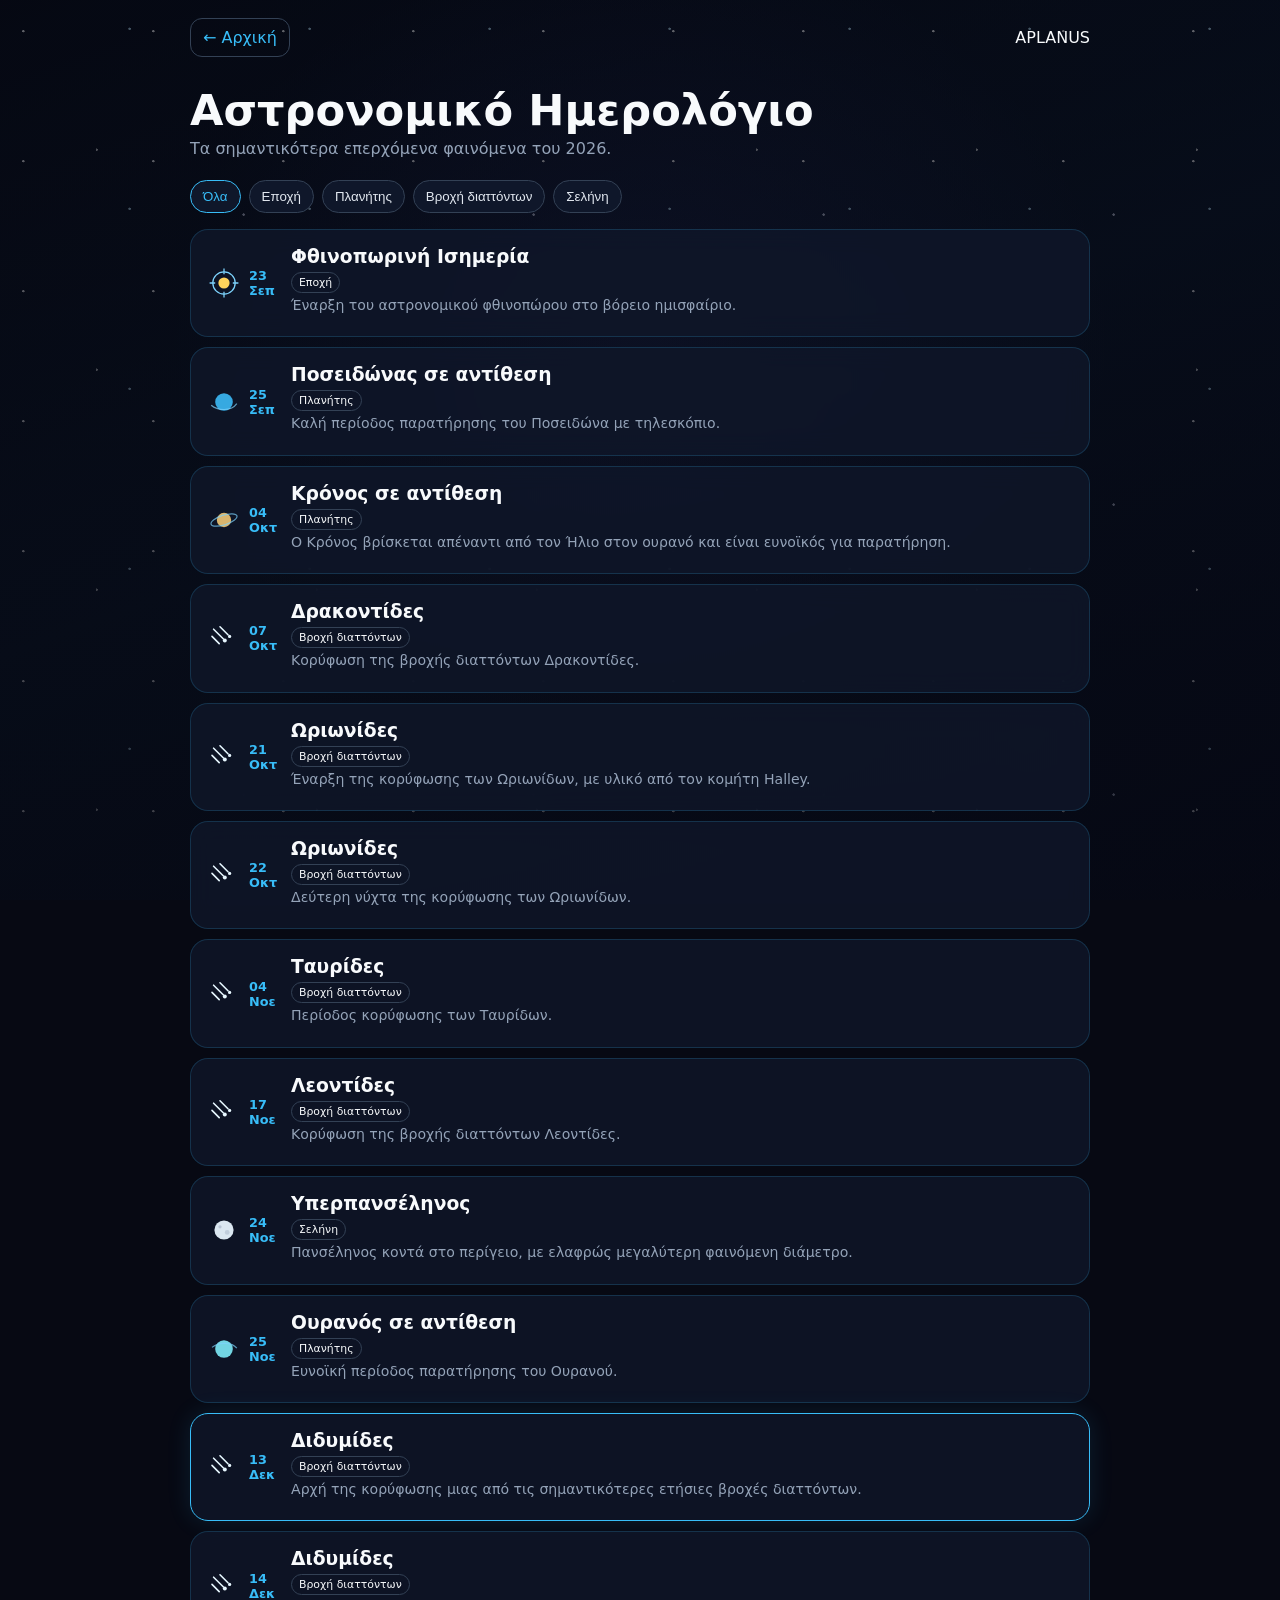
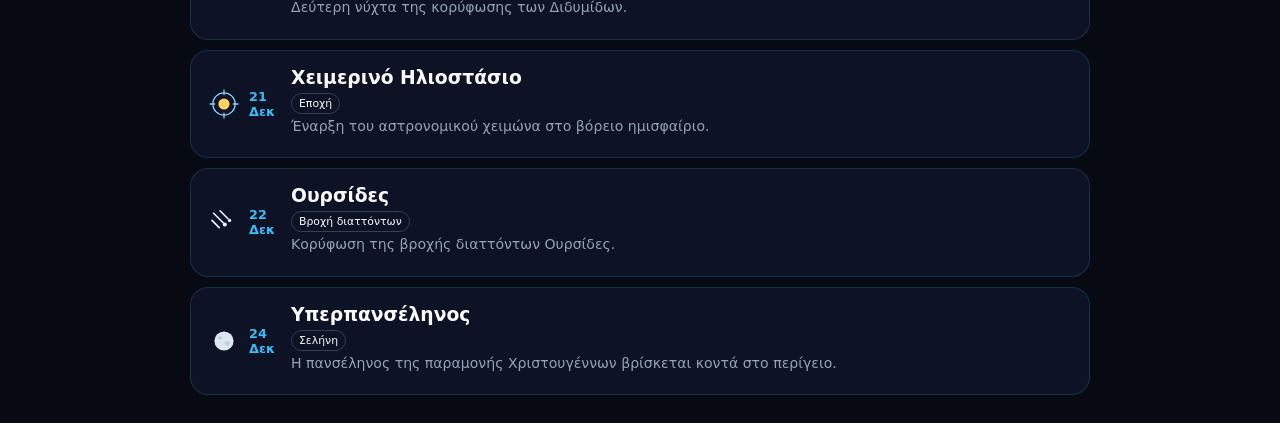
<file: calendar.html>
<!DOCTYPE html><html lang="el"><head><meta charset="UTF-8"><meta name="viewport" content="width=device-width, initial-scale=1.0, maximum-scale=1.0, user-scalable=no"><meta name="theme-color" content="#070913"><title>APLANUS | Αστρονομικό Ημερολόγιο</title><style>:root{color-scheme:dark;--c:#38bdf8;--bg:#070913;--card:rgba(15,23,42,.8);--muted:#94a3b8}*{box-sizing:border-box}html,body{background-color:#070913;background-image:linear-gradient(rgba(7,9,19,.62),rgba(7,9,19,.78)),radial-gradient(circle at 18% 24%,rgba(255,255,255,.95) 0 1px,transparent 1.4px),radial-gradient(circle at 72% 16%,rgba(186,230,253,.9) 0 1px,transparent 1.5px),radial-gradient(circle at 44% 68%,rgba(255,255,255,.8) 0 1px,transparent 1.3px),radial-gradient(circle at 84% 74%,rgba(224,231,255,.85) 0 1px,transparent 1.5px),radial-gradient(ellipse at 50% 38%,rgba(99,102,241,.16),transparent 52%),linear-gradient(160deg,#030712 0%,#071426 48%,#020617 100%);background-size:auto,130px 130px,180px 180px,220px 220px,290px 290px,auto,auto}html{min-height:100%;background-attachment:fixed}body{margin:0;background-attachment:fixed;color:#f8fafc;font-family:Inter,system-ui;min-height:100vh;padding:18px}.wrap{max-width:900px;margin:auto}.top{display:flex;align-items:center;justify-content:space-between}.back{color:var(--c);text-decoration:none;border:1px solid #334155;border-radius:12px;padding:9px 12px}h1{font-size:clamp(1.7rem,6vw,2.7rem);margin:28px 0 4px}.sub{color:var(--muted);margin:0 0 22px}.filters{display:flex;gap:8px;overflow:auto;margin-bottom:16px}.filters button{white-space:nowrap;border:1px solid #334155;background:#0f172a;color:#e2e8f0;border-radius:999px;padding:8px 12px}.filters button.active{border-color:var(--c);color:var(--c)}.event{display:grid;grid-template-columns:70px 1fr;gap:14px;padding:16px;margin:10px 0;background:var(--card);border:1px solid rgba(56,189,248,.18);border-radius:18px;backdrop-filter:blur(12px)}.date{font-weight:800;color:var(--c);font-size:.8rem;display:flex;align-items:center;gap:8px}.event-icon{width:34px;height:34px;flex:0 0 34px;display:grid;place-items:center}.event-icon svg{width:32px;height:32px;overflow:visible}.planet-blue{fill:#36a9e1}.planet-gold{fill:#d9b56d}.planet-cyan{fill:#72d5e3}.moon-fill{fill:#dbe7f1}.orbit{fill:none;stroke:#7dd3fc;stroke-width:1.5;opacity:.7}.meteor{stroke:#e7f7ff;stroke-width:2;stroke-linecap:round}.season{stroke:#7dd3fc;stroke-width:1.6;fill:none}.event h3{margin:0 0 4px}.event p{margin:5px 0;color:var(--muted);font-size:.88rem;line-height:1.45}.tag{font-size:.68rem;border:1px solid #334155;padding:3px 7px;border-radius:999px}.next{border-color:var(--c);box-shadow:0 0 24px rgba(56,189,248,.12)}.empty{color:var(--muted);padding:30px;text-align:center}</style></head><body><main class="wrap"><div class="top"><a class="back" href="index.html">← Αρχική</a><span>APLANUS</span></div><h1>Αστρονομικό Ημερολόγιο</h1><p class="sub">Τα σημαντικότερα επερχόμενα φαινόμενα του 2026.</p><div class="filters" id="filters"></div><section id="events"></section></main><script type="module">import{ASTRONOMY_EVENTS_2026 as E}from"./js/events-2026.js";const types=["Όλα",...new Set(E.map(x=>x.type))],f=document.querySelector("#filters"),box=document.querySelector("#events");let type="Όλα";const fmt=d=>new Date(d+"T12:00:00").toLocaleDateString("el-GR",{day:"2-digit",month:"short"});
function icon(x){
 const t=(x.title+" "+x.type).toLowerCase();
 if(t.includes("ποσειδ"))return '<span class="event-icon"><svg viewBox="0 0 40 40"><circle class="planet-blue" cx="20" cy="20" r="11"/><path class="orbit" d="M4 24c8 7 25 8 32-2"/></svg></span>';
 if(t.includes("ουραν"))return '<span class="event-icon"><svg viewBox="0 0 40 40"><circle class="planet-cyan" cx="20" cy="20" r="11"/><path class="orbit" d="M5 18c8-7 25-7 31 1"/></svg></span>';
 if(t.includes("κρό"))return '<span class="event-icon"><svg viewBox="0 0 40 40"><circle class="planet-gold" cx="20" cy="20" r="9"/><ellipse class="orbit" cx="20" cy="20" rx="17" ry="6" transform="rotate(-18 20 20)"/></svg></span>';
 if(t.includes("πανσέλη")||t.includes("σελήν"))return '<span class="event-icon"><svg viewBox="0 0 40 40"><circle class="moon-fill" cx="20" cy="20" r="12"/><circle cx="15" cy="16" r="2" fill="#9aaabd" opacity=".55"/><circle cx="24" cy="23" r="3" fill="#9aaabd" opacity=".4"/></svg></span>';
 if(t.includes("βροχ")||t.includes("δρακον")||t.includes("ωριων")||t.includes("ταυρ")||t.includes("λεον")||t.includes("διδυμ")||t.includes("ουρσί"))return '<span class="event-icon"><svg viewBox="0 0 40 40"><path class="meteor" d="M7 9l12 12M15 6l10 10M5 18l9 9"/><circle fill="#e7f7ff" cx="21" cy="23" r="2.5"/><circle fill="#e7f7ff" cx="27" cy="18" r="2"/></svg></span>';
 if(t.includes("ισημερ")||t.includes("ηλιοστά"))return '<span class="event-icon"><svg viewBox="0 0 40 40"><circle cx="20" cy="20" r="7" fill="#ffd45c"/><circle class="season" cx="20" cy="20" r="14"/><path class="season" d="M20 2v7M20 31v7M2 20h7M31 20h7"/></svg></span>';
 return '<span class="event-icon"><svg viewBox="0 0 40 40"><circle cx="20" cy="20" r="10" fill="#7dd3fc"/><circle class="orbit" cx="20" cy="20" r="16"/></svg></span>';
}function draw(){box.innerHTML="";const now=new Date();now.setHours(0,0,0,0);const list=E.filter(x=>type==="Όλα"||x.type===type);let marked=false;for(const x of list){const d=new Date(x.date+"T12:00:00"),future=d>=now,el=document.createElement("article");if(future&&!marked){el.className="event next";marked=true}else el.className="event";el.innerHTML='<div class="date">'+icon(x)+'<span>'+fmt(x.date)+'</span></div><div><h3>'+x.title+'</h3><span class="tag">'+x.type+'</span><p>'+x.desc+'</p></div>';box.appendChild(el)}if(!list.length)box.innerHTML='<div class="empty">Δεν υπάρχουν γεγονότα.</div>'}for(const t of types){const b=document.createElement("button");b.textContent=t;b.className=t==="Όλα"?"active":"";b.onclick=()=>{type=t;[...f.children].forEach(x=>x.classList.remove("active"));b.classList.add("active");draw()};f.appendChild(b)}draw();</script></body></html>
</file>
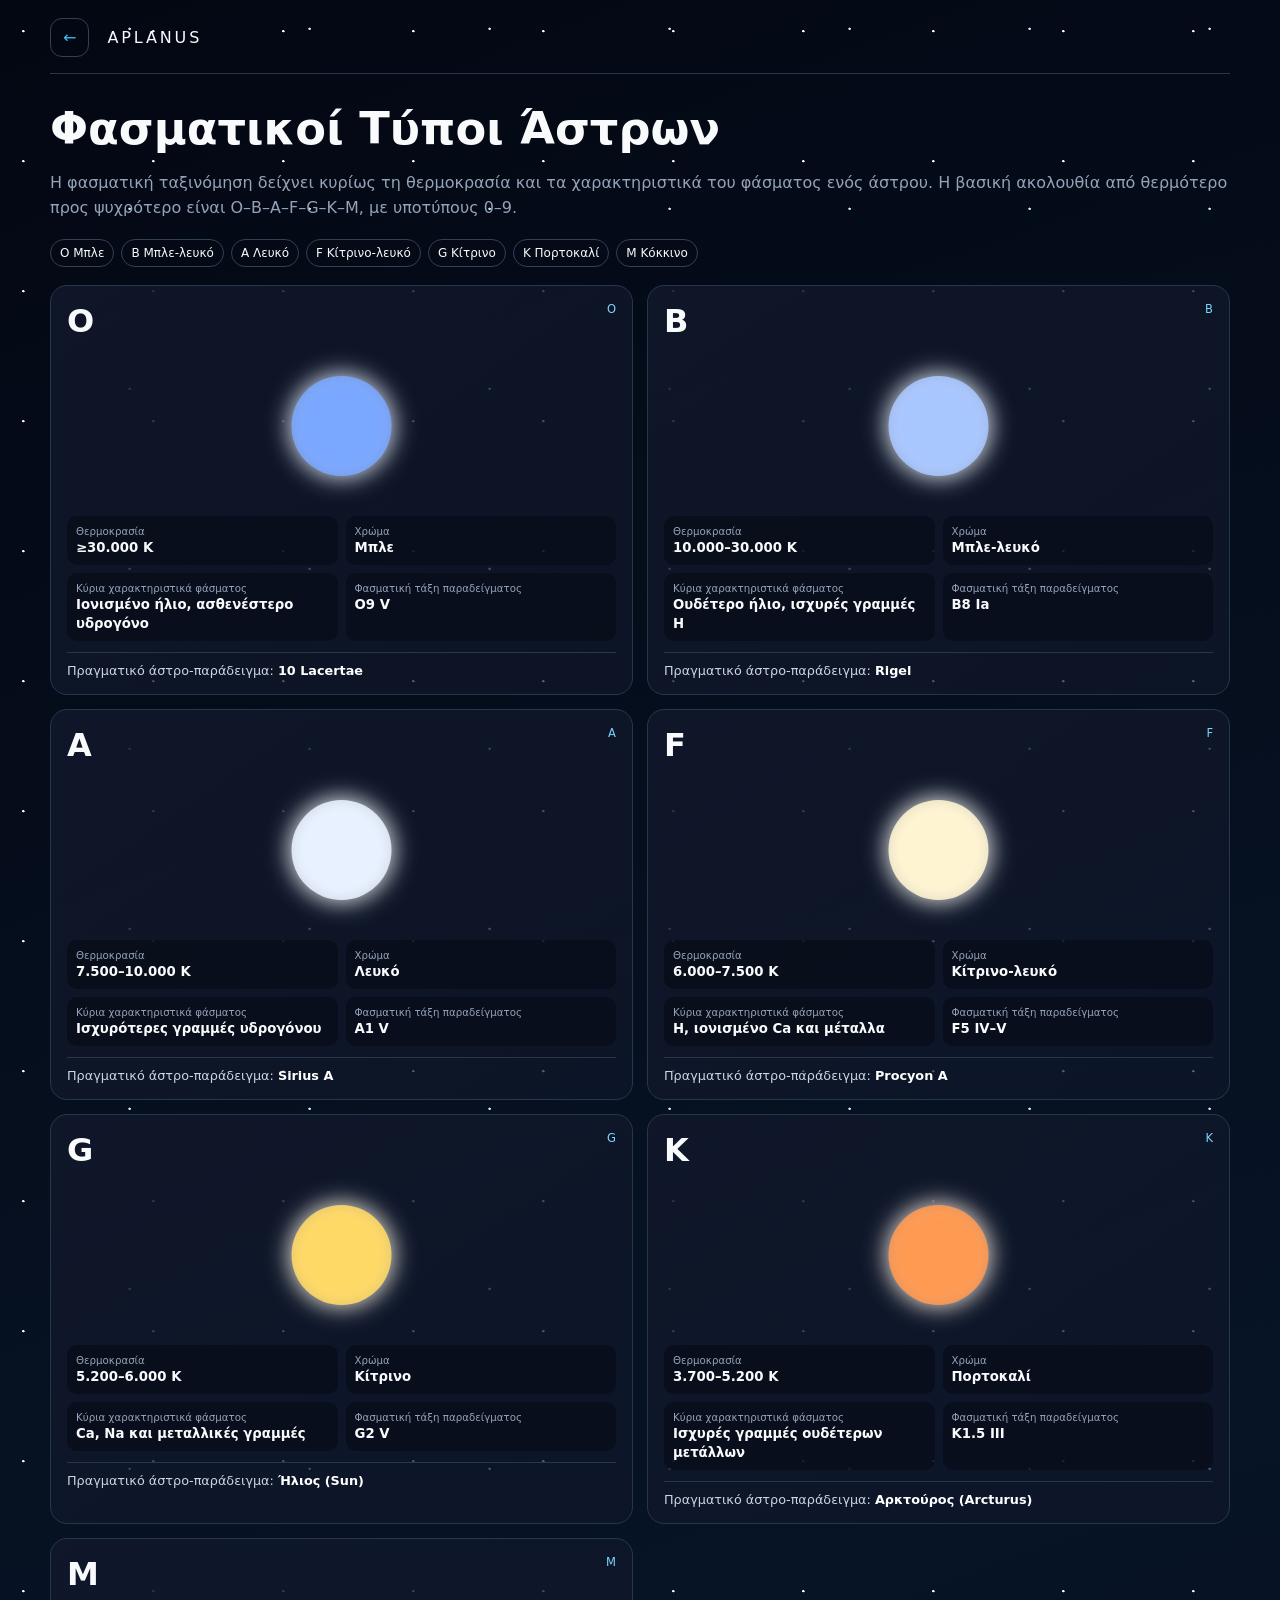
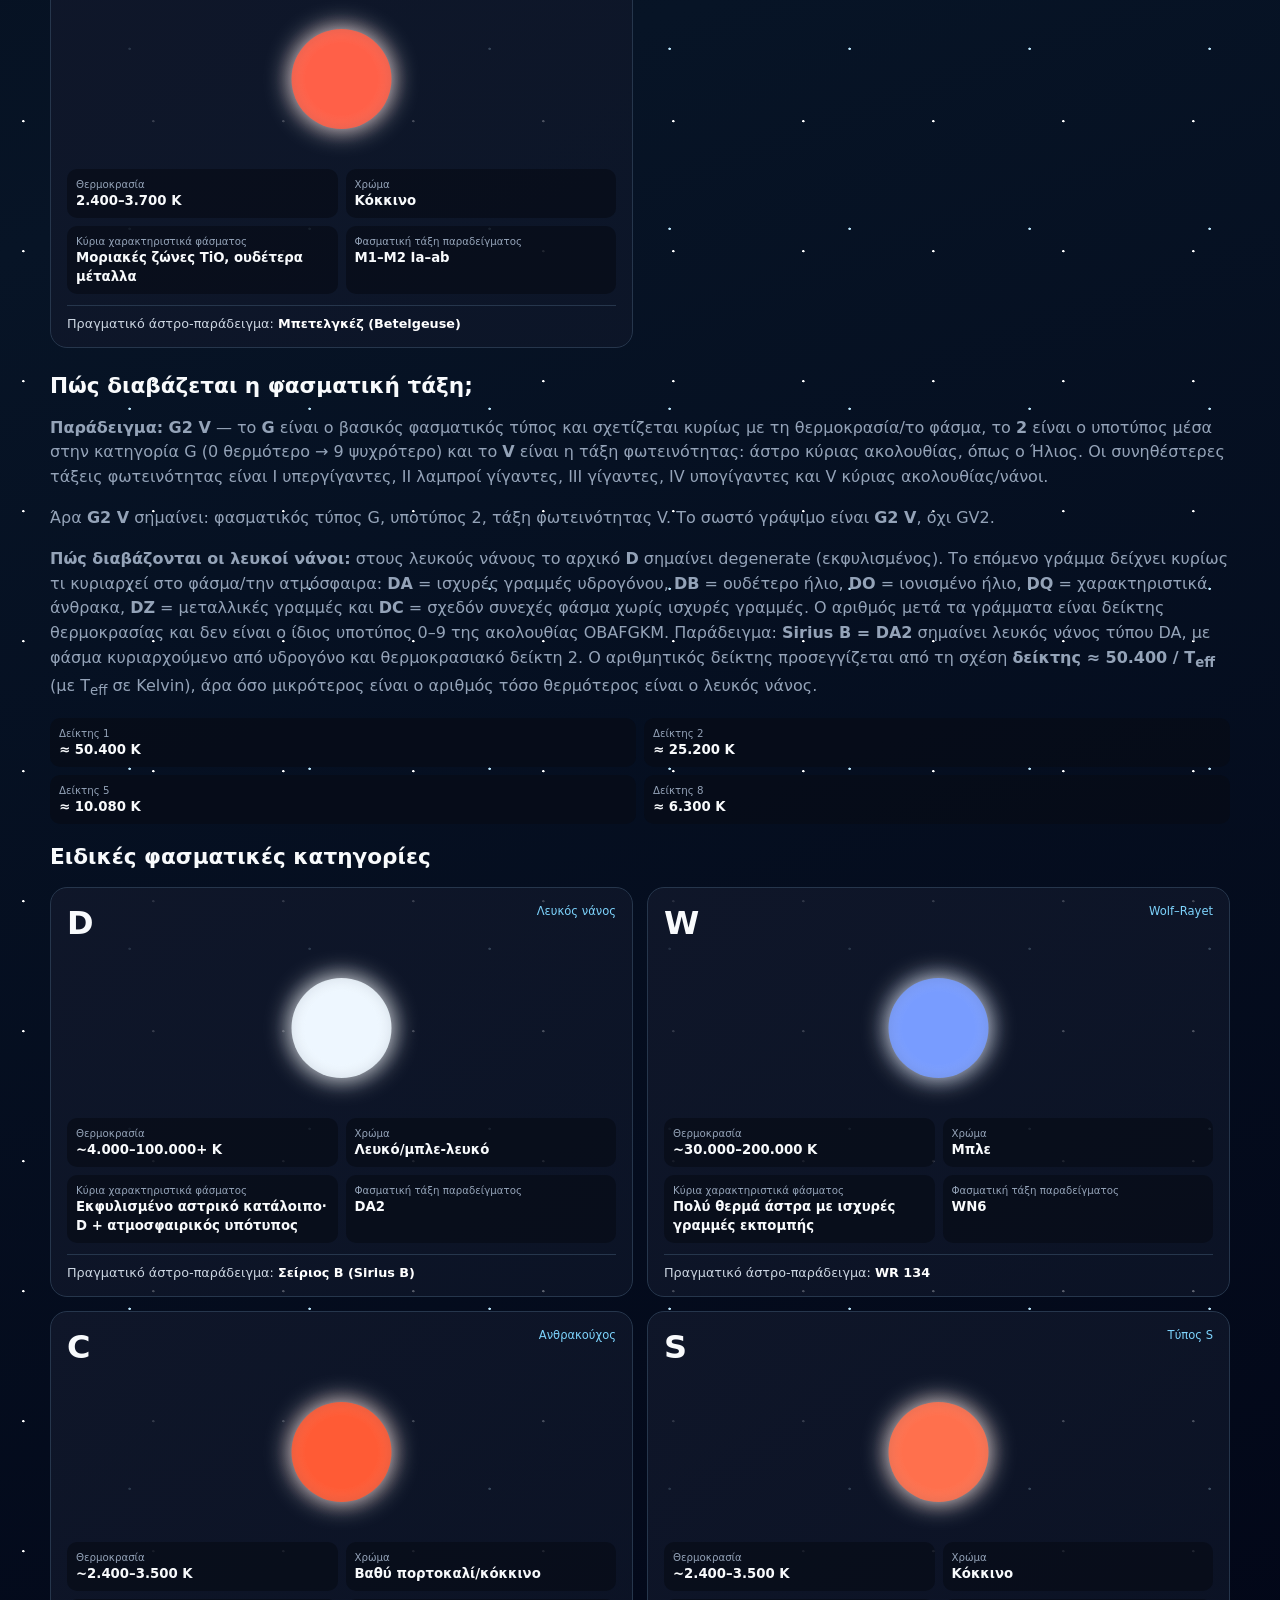
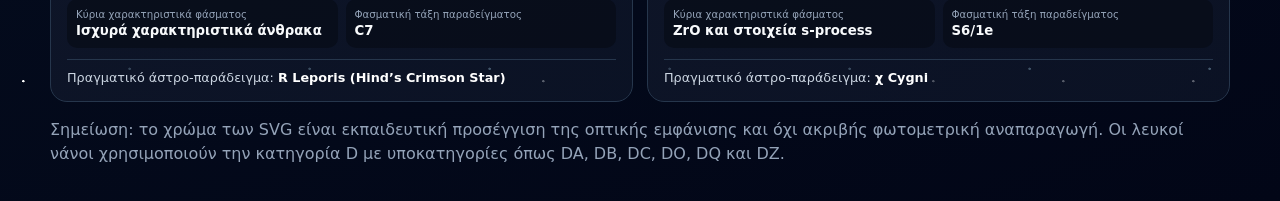
<file: comets.html>
<!doctype html><html lang="el"><head><meta charset="utf-8"><meta name="viewport" content="width=device-width,initial-scale=1,maximum-scale=1,user-scalable=no"><meta name="theme-color" content="#070913"><title>APLANUS | Φασματικοί Τύποι Άστρων</title><style>
*{box-sizing:border-box}html,body{margin:0;min-height:100%;background:#070913;color:#f8fafc;font-family:Inter,system-ui;overscroll-behavior-y:none}body{padding:18px;background-image:radial-gradient(circle at 18% 24%,#fff 0 1px,transparent 1.4px),radial-gradient(circle at 72% 16%,#bae6fd 0 1px,transparent 1.5px),linear-gradient(160deg,#030712,#071426 48%,#020617);background-size:130px 130px,180px 180px,auto}.wrap{max-width:1180px;margin:auto}.top{display:flex;align-items:center;gap:18px;border-bottom:1px solid #24364b;padding-bottom:16px}.back{color:#38bdf8;text-decoration:none;border:1px solid #334155;border-radius:12px;padding:9px 12px}.brand{letter-spacing:.18em}h1{font-size:clamp(1.7rem,6vw,2.8rem);margin:28px 0 7px}.sub,.note{color:#94a3b8;line-height:1.55}.legend{display:flex;gap:7px;flex-wrap:wrap;margin:18px 0}.legend span{padding:6px 9px;border:1px solid #334155;border-radius:999px;font-size:.75rem}.grid{display:grid;grid-template-columns:repeat(2,minmax(0,1fr));gap:14px}.card{background:linear-gradient(145deg,#10172ae8,#0f172aaa);border:1px solid #26364c;border-radius:17px;padding:16px}.head{display:flex;justify-content:space-between;gap:10px}.letter{font-size:2rem;font-weight:900}.class{color:#7dd3fc;font-size:.72rem}.art{height:155px;display:grid;place-items:center;margin:8px 0 13px;background:transparent;border-radius:13px;overflow:visible}.art svg{width:100%;height:100%;filter:drop-shadow(0 0 12px currentColor)}.facts{display:grid;grid-template-columns:1fr 1fr;gap:8px}.fact{background:#070b16aa;border-radius:10px;padding:9px}.fact span{display:block;color:#94a3b8;font-size:.64rem}.fact b{font-size:.83rem}.example{margin-top:11px;padding-top:10px;border-top:1px solid #26364c;color:#cbd5e1;font-size:.8rem}.example b{color:#fff}.special{margin-top:25px}.special h2{font-size:1.35rem}@media(max-width:680px){.grid{grid-template-columns:1fr}.card{min-width:0;overflow-x:auto;-webkit-overflow-scrolling:touch}}
</style></head><body><main class="wrap"><header class="top"><a class="back" href="index.html">←</a><div class="brand">APLANUS</div></header><h1>Φασματικοί Τύποι Άστρων</h1><p class="sub">Η φασματική ταξινόμηση δείχνει κυρίως τη θερμοκρασία και τα χαρακτηριστικά του φάσματος ενός άστρου. Η βασική ακολουθία από θερμότερο προς ψυχρότερο είναι O–B–A–F–G–K–M, με υποτύπους 0–9.</p><div class="legend"><span>O Μπλε</span><span>B Μπλε-λευκό</span><span>A Λευκό</span><span>F Κίτρινο-λευκό</span><span>G Κίτρινο</span><span>K Πορτοκαλί</span><span>M Κόκκινο</span></div><div id="grid" class="grid"></div><section class="special"><h2>Πώς διαβάζεται η φασματική τάξη;</h2><p class="sub"><b>Παράδειγμα: G2 V</b> — το <b>G</b> είναι ο βασικός φασματικός τύπος και σχετίζεται κυρίως με τη θερμοκρασία/το φάσμα, το <b>2</b> είναι ο υποτύπος μέσα στην κατηγορία G (0 θερμότερο → 9 ψυχρότερο) και το <b>V</b> είναι η τάξη φωτεινότητας: άστρο κύριας ακολουθίας, όπως ο Ήλιος. Οι συνηθέστερες τάξεις φωτεινότητας είναι I υπεργίγαντες, II λαμπροί γίγαντες, III γίγαντες, IV υπογίγαντες και V κύριας ακολουθίας/νάνοι.</p><p class="sub">Άρα <b>G2 V</b> σημαίνει: φασματικός τύπος G, υποτύπος 2, τάξη φωτεινότητας V. Το σωστό γράψιμο είναι <b>G2 V</b>, όχι GV2.</p><p class="sub"><b>Πώς διαβάζονται οι λευκοί νάνοι:</b> στους λευκούς νάνους το αρχικό <b>D</b> σημαίνει degenerate (εκφυλισμένος). Το επόμενο γράμμα δείχνει κυρίως τι κυριαρχεί στο φάσμα/την ατμόσφαιρα: <b>DA</b> = ισχυρές γραμμές υδρογόνου, <b>DB</b> = ουδέτερο ήλιο, <b>DO</b> = ιονισμένο ήλιο, <b>DQ</b> = χαρακτηριστικά άνθρακα, <b>DZ</b> = μεταλλικές γραμμές και <b>DC</b> = σχεδόν συνεχές φάσμα χωρίς ισχυρές γραμμές. Ο αριθμός μετά τα γράμματα είναι δείκτης θερμοκρασίας και δεν είναι ο ίδιος υποτύπος 0–9 της ακολουθίας OBAFGKM. Παράδειγμα: <b>Sirius B = DA2</b> σημαίνει λευκός νάνος τύπου DA, με φάσμα κυριαρχούμενο από υδρογόνο και θερμοκρασιακό δείκτη 2. Ο αριθμητικός δείκτης προσεγγίζεται από τη σχέση <b>δείκτης ≈ 50.400 / T<sub>eff</sub></b> (με T<sub>eff</sub> σε Kelvin), άρα όσο μικρότερος είναι ο αριθμός τόσο θερμότερος είναι ο λευκός νάνος.</p><div class="facts" style="margin:10px 0 20px"><div class="fact"><span>Δείκτης 1</span><b>≈ 50.400 K</b></div><div class="fact"><span>Δείκτης 2</span><b>≈ 25.200 K</b></div><div class="fact"><span>Δείκτης 5</span><b>≈ 10.080 K</b></div><div class="fact"><span>Δείκτης 8</span><b>≈ 6.300 K</b></div></div><h2>Ειδικές φασματικές κατηγορίες</h2><div id="special" class="grid"></div></section><p class="note">Σημείωση: το χρώμα των SVG είναι εκπαιδευτική προσέγγιση της οπτικής εμφάνισης και όχι ακριβής φωτομετρική αναπαραγωγή. Οι λευκοί νάνοι χρησιμοποιούν την κατηγορία D με υποκατηγορίες όπως DA, DB, DC, DO, DQ και DZ.</p></main><script>
const main=[["O","O","≥30.000 K","Μπλε","Ιονισμένο ήλιο, ασθενέστερο υδρογόνο","10 Lacertae","O9 V","#7aa7ff"],["B","B","10.000–30.000 K","Μπλε-λευκό","Ουδέτερο ήλιο, ισχυρές γραμμές H","Rigel","B8 Ia","#a9c7ff"],["A","A","7.500–10.000 K","Λευκό","Ισχυρότερες γραμμές υδρογόνου","Sirius A","A1 V","#e8f1ff"],["F","F","6.000–7.500 K","Κίτρινο-λευκό","H, ιονισμένο Ca και μέταλλα","Procyon A","F5 IV–V","#fff4d2"],["G","G","5.200–6.000 K","Κίτρινο","Ca, Na και μεταλλικές γραμμές","Ήλιος (Sun)","G2 V","#ffd966"],["K","K","3.700–5.200 K","Πορτοκαλί","Ισχυρές γραμμές ουδέτερων μετάλλων","Αρκτούρος (Arcturus)","K1.5 III","#ff9a52"],["M","M","2.400–3.700 K","Κόκκινο","Μοριακές ζώνες TiO, ουδέτερα μέταλλα","Μπετελγκέζ (Betelgeuse)","M1–M2 Ia–ab","#ff6048"]];
const sp=[["D","Λευκός νάνος","~4.000–100.000+ K","Λευκό/μπλε-λευκό","Εκφυλισμένο αστρικό κατάλοιπο· D + ατμοσφαιρικός υπότυπος","Σείριος B (Sirius B)","DA2","#eef7ff"],["W","Wolf–Rayet","~30.000–200.000 K","Μπλε","Πολύ θερμά άστρα με ισχυρές γραμμές εκπομπής","WR 134","WN6","#789cff"],["C","Ανθρακούχος","~2.400–3.500 K","Βαθύ πορτοκαλί/κόκκινο","Ισχυρά χαρακτηριστικά άνθρακα","R Leporis (Hind’s Crimson Star)","C7","#ff5b35"],["S","Τύπος S","~2.400–3.500 K","Κόκκινο","ZrO και στοιχεία s-process","χ Cygni","S6/1e","#ff704d"]];
function svg(c,l){let id='clean'+l.replace(/[^A-Z0-9]/g,'');return '<svg viewBox="0 0 360 155" aria-label="Άστρο τύπου '+l+'"><defs><radialGradient id="'+id+'" cx="50%" cy="50%" r="50%"><stop offset="0" stop-color="'+c+'"/><stop offset=".72" stop-color="'+c+'"/><stop offset="1" stop-color="'+c+'" stop-opacity=".88"/></radialGradient><radialGradient id="halo'+id+'"><stop offset="0" stop-color="'+c+'" stop-opacity=".34"/><stop offset=".52" stop-color="'+c+'" stop-opacity=".12"/><stop offset="1" stop-color="'+c+'" stop-opacity="0"/></radialGradient></defs><circle cx="180" cy="78" r="68" fill="url(#halo'+id+')"/><circle cx="180" cy="78" r="50" fill="url(#'+id+')"/></svg>'}
function card(x){return '<article class="card"><div class="head"><div class="letter">'+x[0]+'</div><div class="class">'+x[1]+'</div></div><div class="art">'+svg(x[7],x[0])+'</div><div class="facts"><div class="fact"><span>Θερμοκρασία</span><b>'+x[2]+'</b></div><div class="fact"><span>Χρώμα</span><b>'+x[3]+'</b></div><div class="fact"><span>Κύρια χαρακτηριστικά φάσματος</span><b>'+x[4]+'</b></div><div class="fact"><span>Φασματική τάξη παραδείγματος</span><b>'+x[6]+'</b></div></div><div class="example">Πραγματικό άστρο-παράδειγμα: <b>'+x[5]+'</b></div></article>'}grid.innerHTML=main.map(card).join("");special.innerHTML=sp.map(card).join("");
</script><!-- preview redeploy -->
</body></html>
</file>
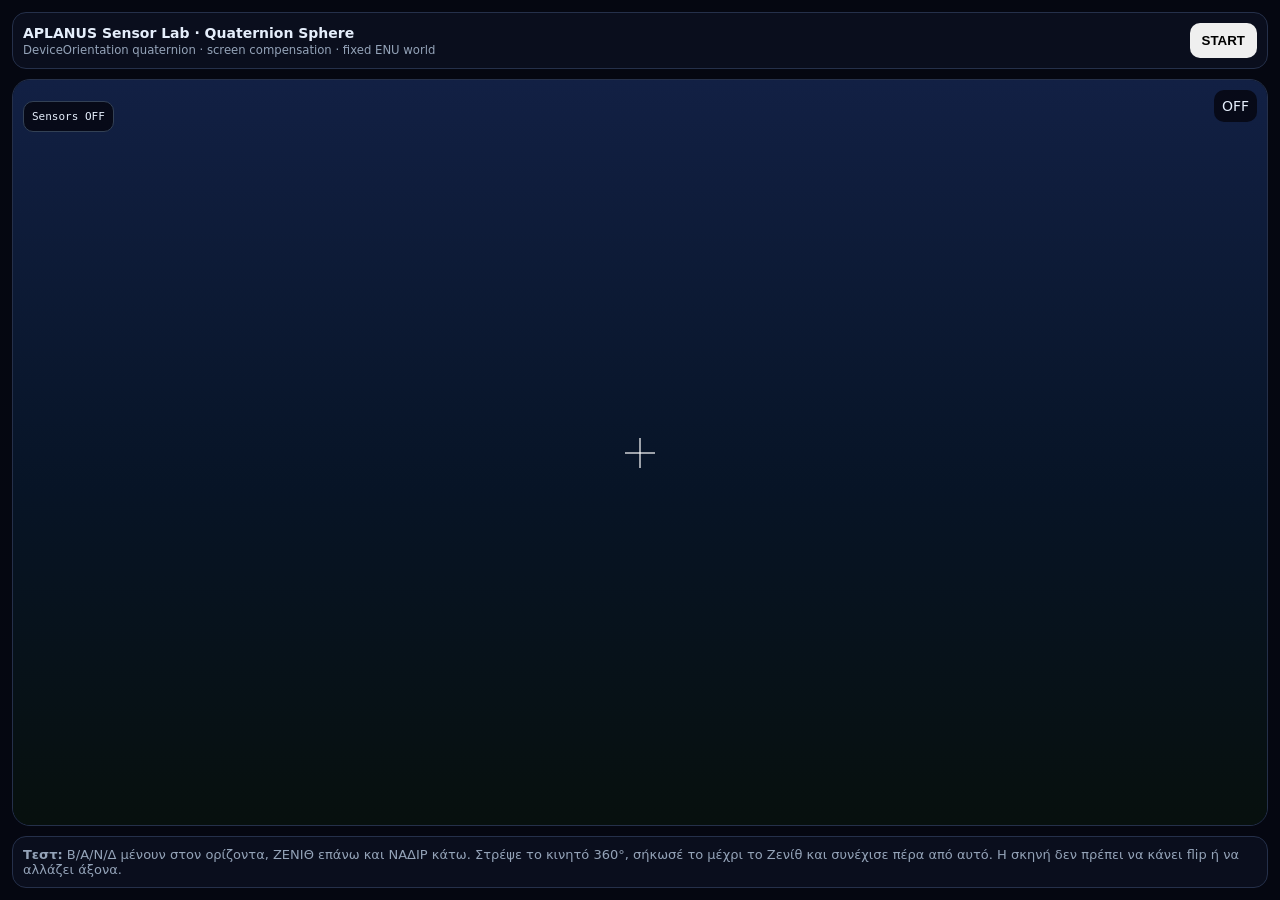
<file: sky-sensor-lab.html>
<!doctype html><html lang="el"><head><meta charset="utf-8"><meta name="viewport" content="width=device-width,initial-scale=1,maximum-scale=1,user-scalable=no,viewport-fit=cover"><meta name="theme-color" content="#050711"><title>APLANUS Quaternion Sensor Lab</title><style>
*{box-sizing:border-box}body{margin:0;background:#050711;color:#e5eefb;font:14px system-ui;overflow:hidden}.lab{height:100dvh;display:grid;grid-template-rows:auto 1fr auto;padding:max(12px,env(safe-area-inset-top)) 12px max(12px,env(safe-area-inset-bottom));gap:10px}.box{background:#0b1020dd;border:1px solid #25304a;border-radius:14px;padding:10px}.top{display:flex;align-items:center;gap:10px}.top div{flex:1}.top small,.bottom{color:#94a3b8}.top button{padding:10px 12px;border:0;border-radius:10px;font-weight:800}.view{position:relative;overflow:hidden;border-radius:18px;border:1px solid #25304a;background:#07101f}canvas{width:100%;height:100%;display:block}.cross{position:absolute;left:50%;top:50%;width:30px;height:30px;transform:translate(-50%,-50%)}.cross:before,.cross:after{content:"";position:absolute;background:#fff9}.cross:before{left:14px;width:2px;height:30px}.cross:after{top:14px;width:30px;height:2px}.read{position:absolute;left:10px;top:10px;background:#050711d9;border:1px solid #334155;border-radius:10px;padding:8px;font:11px ui-monospace,monospace;white-space:pre}.state{position:absolute;right:10px;top:10px;background:#050711d9;border-radius:10px;padding:8px}.bottom{font-size:13px}</style></head><body><main class="lab"><header class="box top"><div><b>APLANUS Sensor Lab · Quaternion Sphere</b><br><small>DeviceOrientation quaternion · screen compensation · fixed ENU world</small></div><button id="start">START</button></header><section class="view"><canvas id="c"></canvas><div class="cross"></div><pre id="read" class="read">Sensors OFF</pre><div id="state" class="state">OFF</div></section><footer class="box bottom"><b>Τεστ:</b> Β/Α/Ν/Δ μένουν στον ορίζοντα, ΖΕΝΙΘ επάνω και ΝΑΔΙΡ κάτω. Στρέψε το κινητό 360°, σήκωσέ το μέχρι το Ζενίθ και συνέχισε πέρα από αυτό. Η σκηνή δεν πρέπει να κάνει flip ή να αλλάζει άξονα.</footer></main><script>
const C=document.getElementById("c"),X=C.getContext("2d"),D=Math.PI/180;let ev=null,north=null;
const qmul=(a,b)=>({x:a.w*b.x+a.x*b.w+a.y*b.z-a.z*b.y,y:a.w*b.y-a.x*b.z+a.y*b.w+a.z*b.x,z:a.w*b.z+a.x*b.y-a.y*b.x+a.z*b.w,w:a.w*b.w-a.x*b.x-a.y*b.y-a.z*b.z});
const qaxis=(x,y,z,a)=>{a*=.5;const s=Math.sin(a);return{x:x*s,y:y*s,z:z*s,w:Math.cos(a)}};
const qconj=q=>({x:-q.x,y:-q.y,z:-q.z,w:q.w});
const qrot=(q,v)=>{const r=qmul(qmul(q,{x:v.x,y:v.y,z:v.z,w:0}),qconj(q));return{x:r.x,y:r.y,z:r.z}};
function rawQ(){if(!ev)return null;const a=(ev.alpha||0)*D,b=(ev.beta||0)*D,g=(ev.gamma||0)*D;
 // W3C intrinsic Z-X'-Y'' expressed as quaternion product.
 let q=qmul(qmul(qaxis(0,0,1,a),qaxis(1,0,0,b)),qaxis(0,1,0,g));
 // Browser device frame -> camera frame: optical forward is device -Z.
 // Compensate display rotation so portrait/landscape use the same camera basis.
 const so=(screen.orientation?.angle??window.orientation??0)*D;
 q=qmul(q,qaxis(0,0,1,-so));
 return q}
function pose(){const q=rawQ();if(!q)return null;let f=qrot(q,{x:0,y:0,z:-1}),u=qrot(q,{x:0,y:1,z:0});const h=Math.hypot(f.x,f.y),rel=(Math.atan2(f.x,f.y)/D+360)%360,alt=Math.atan2(f.z,h)/D,ios=typeof ev.webkitCompassHeading==="number"?ev.webkitCompassHeading:null;
 // North is calibrated only while the optical axis is safely near the horizon.
 if(north==null&&ios!=null&&Math.abs(alt)<20)north=((ios-rel+540)%360)-180;
 if(north!=null){const qn=qaxis(0,0,1,north*D);f=qrot(qn,f);u=qrot(qn,u)}
 const rn=Math.hypot(f.x,f.y,f.z)||1;f={x:f.x/rn,y:f.y/rn,z:f.z/rn};let r={x:f.y*u.z-f.z*u.y,y:f.z*u.x-f.x*u.z,z:f.x*u.y-f.y*u.x},rr=Math.hypot(r.x,r.y,r.z)||1;r={x:r.x/rr,y:r.y/rr,z:r.z/rr};u={x:r.y*f.z-r.z*f.y,y:r.z*f.x-r.x*f.z,z:r.x*f.y-r.y*f.x};return{f,u,r,rel,alt,ios}}
const W=(az,alt)=>{az*=D;alt*=D;return{x:Math.cos(alt)*Math.sin(az),y:Math.cos(alt)*Math.cos(az),z:Math.sin(alt)}};
function P(v,p,w,h){const x=v.x*p.r.x+v.y*p.r.y+v.z*p.r.z,y=v.x*p.u.x+v.y*p.u.y+v.z*p.u.z,z=v.x*p.f.x+v.y*p.f.y+v.z*p.f.z;if(z<=.025)return null;const vf=70*D,hf=2*Math.atan(Math.tan(vf/2)*w/h);return{x:w/2+x/z*w/(2*Math.tan(hf/2)),y:h/2-y/z*h/(2*Math.tan(vf/2))}}
function draw(){const d=Math.min(devicePixelRatio||1,2),b=C.getBoundingClientRect(),w=b.width,h=b.height;if(C.width!==w*d|0||C.height!==h*d|0){C.width=w*d|0;C.height=h*d|0;X.setTransform(d,0,0,d,0,0)}const g=X.createLinearGradient(0,0,0,h);g.addColorStop(0,"#122044");g.addColorStop(.55,"#071426");g.addColorStop(1,"#07100e");X.fillStyle=g;X.fillRect(0,0,w,h);const p=pose();if(!p){requestAnimationFrame(draw);return}
 // Full fixed celestial reference sphere: horizon great circle plus six anchors.
 let prev=null;X.strokeStyle="#67e8f9";X.lineWidth=2;for(let a=0;a<=360;a+=2){const z=P(W(a,0),p,w,h);if(z&&prev&&Math.hypot(z.x-prev.x,z.y-prev.y)<w/3){X.beginPath();X.moveTo(prev.x,prev.y);X.lineTo(z.x,z.y);X.stroke()}prev=z}
 const marks=[[0,0,"Β"],[90,0,"Α"],[180,0,"Ν"],[270,0,"Δ"],[0,90,"ΖΕΝΙΘ"],[0,-90,"ΝΑΔΙΡ"]];X.textAlign="center";X.textBaseline="middle";for(const [a,e,t] of marks){const z=P(W(a,e),p,w,h);if(!z||z.x<-60||z.x>w+60||z.y<-60||z.y>h+60)continue;X.beginPath();X.arc(z.x,z.y,t.length>2?30:23,0,Math.PI*2);X.fillStyle=e===90?"#7c3aed":e===-90?"#be123c":"#075985";X.fill();X.fillStyle="#fff";X.font=t.length>2?"800 14px system-ui":"800 21px system-ui";X.fillText(t,z.x,z.y)}
 const az=(Math.atan2(p.f.x,p.f.y)/D+360)%360,al=Math.asin(Math.max(-1,Math.min(1,p.f.z)))/D;document.getElementById("read").textContent=`AZ ${az.toFixed(1)}°\nALT ${al.toFixed(1)}°\nW3C rel ${p.rel.toFixed(1)}°\ncompass ${p.ios==null?"—":p.ios.toFixed(1)+"°"}\noffset ${north==null?"WAIT":north.toFixed(1)+"°"}\nscreen ${screen.orientation?.angle??window.orientation??0}°`;requestAnimationFrame(draw)}
document.getElementById("start").onclick=async()=>{try{if(typeof DeviceOrientationEvent.requestPermission==="function"&&await DeviceOrientationEvent.requestPermission()!=="granted")throw Error("permission");window.addEventListener("deviceorientation",e=>{if(e.beta==null||e.gamma==null)return;ev=e;document.getElementById("state").textContent="LIVE";document.getElementById("start").textContent="ON ✓"},{passive:true})}catch(e){document.getElementById("state").textContent="ERROR"}};draw();
</script></body></html>
</file>
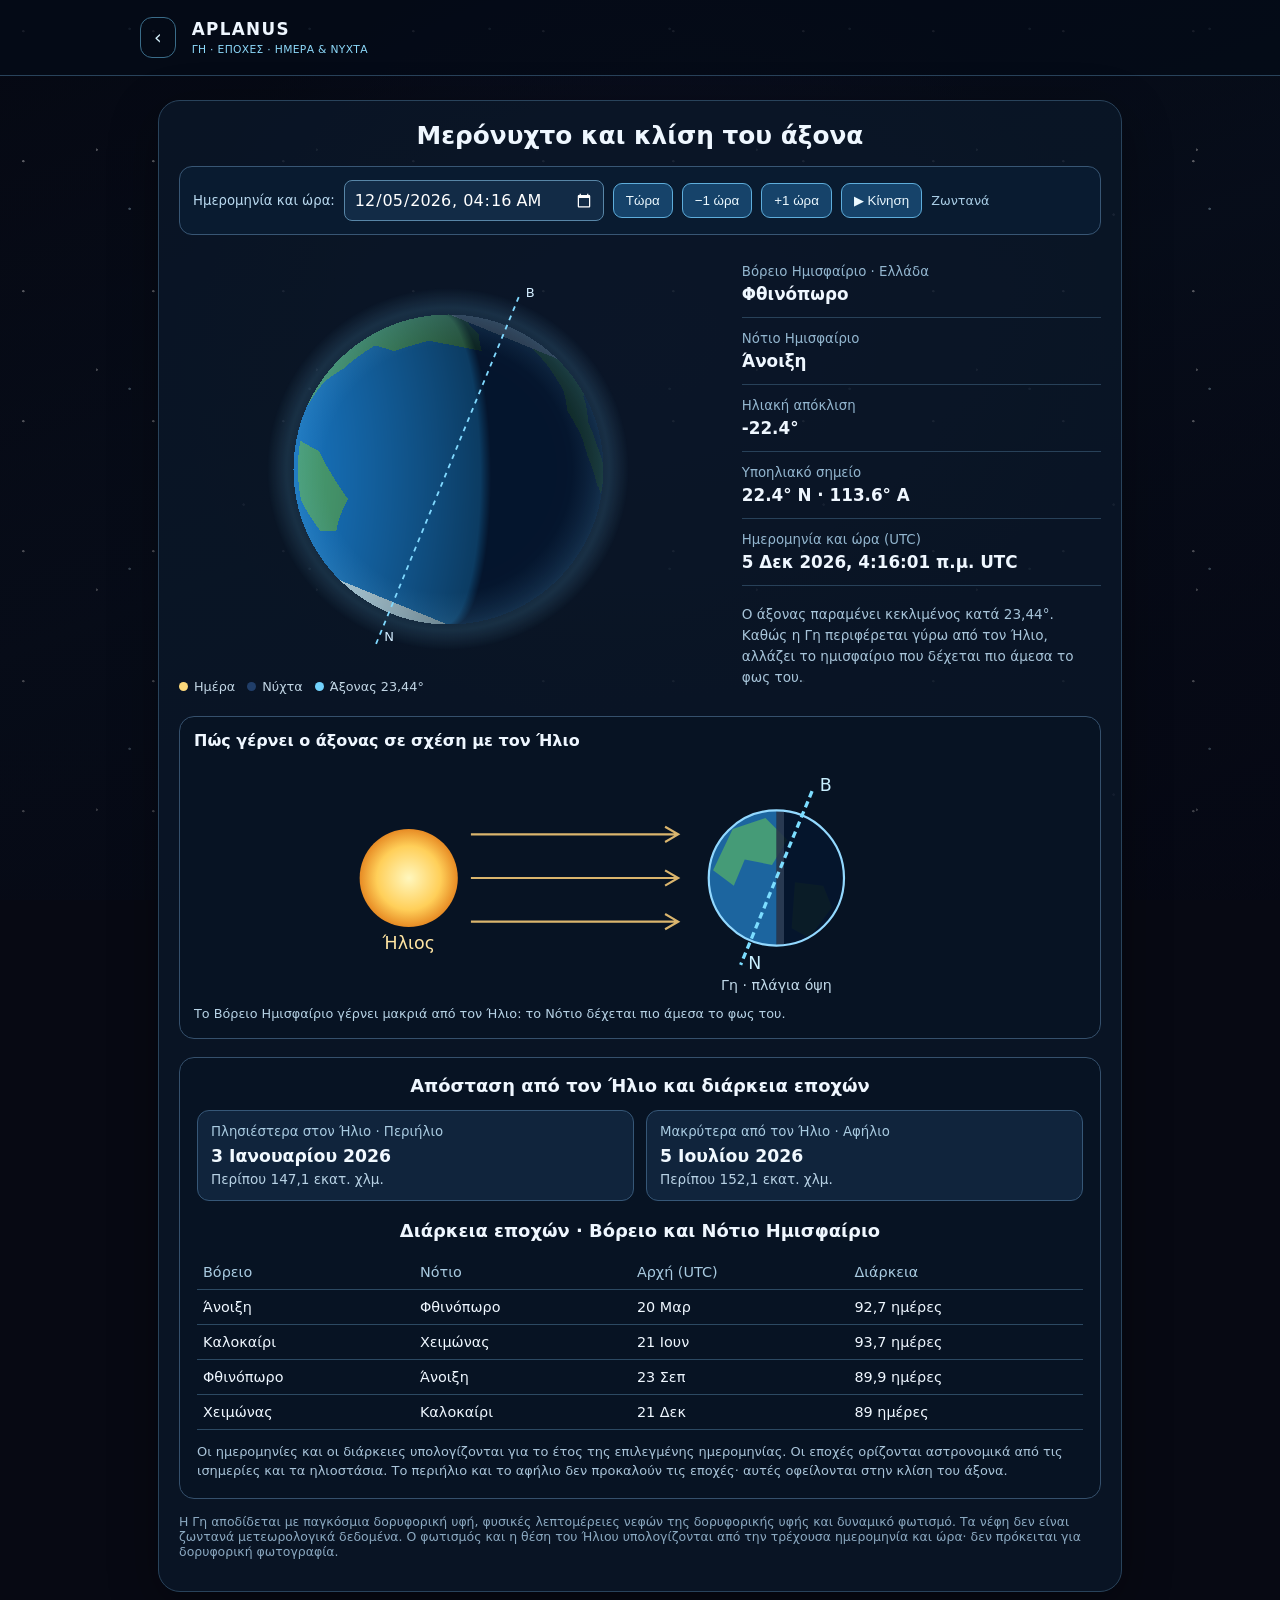
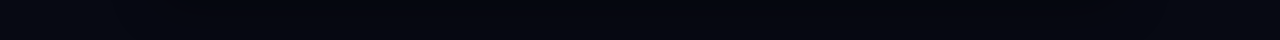
<file: space.html>
<!doctype html>
<html lang="el">
<head>
<meta charset="utf-8"><meta name="viewport" content="width=device-width,initial-scale=1,maximum-scale=1,user-scalable=no">
<meta name="theme-color" content="#070913"><meta name="apple-mobile-web-app-capable" content="yes"><meta name="apple-mobile-web-app-status-bar-style" content="black-translucent"><title>APLANUS | Γη · Εποχές & Ημέρα/Νύχτα</title>
<style>
*{box-sizing:border-box}
html,body{background-color:#070913;background-image:linear-gradient(rgba(7,9,19,.62),rgba(7,9,19,.78)),radial-gradient(circle at 18% 24%,rgba(255,255,255,.95) 0 1px,transparent 1.4px),radial-gradient(circle at 72% 16%,rgba(186,230,253,.9) 0 1px,transparent 1.5px),radial-gradient(circle at 44% 68%,rgba(255,255,255,.8) 0 1px,transparent 1.3px),radial-gradient(circle at 84% 74%,rgba(224,231,255,.85) 0 1px,transparent 1.5px),radial-gradient(ellipse at 50% 38%,rgba(99,102,241,.16),transparent 52%),linear-gradient(160deg,#030712 0%,#071426 48%,#020617 100%);background-size:auto,130px 130px,180px 180px,220px 220px,290px 290px,auto,auto}
html{min-height:100%;background-attachment:fixed;overscroll-behavior-y:none;-webkit-text-size-adjust:100%}
body{margin:0;min-height:100vh;min-height:100dvh;background-attachment:fixed;color:#eff7ff;font-family:Inter,system-ui,sans-serif;overflow-x:hidden;overscroll-behavior-y:none}
button,.back{touch-action:manipulation}
header{display:flex;align-items:center;gap:16px;padding:17px max(18px,calc((100vw - 1000px)/2));border-bottom:1px solid #29435b;background:#050b17c9}
a{color:#d9f4ff;text-decoration:none}.back{border:1px solid #3a6c89;border-radius:12px;padding:8px 13px;font-size:1.2rem}
h1{font-size:1.05rem;letter-spacing:.08em;margin:0}h1 small{display:block;font-size:.67rem;color:#8dd9fa;font-weight:400;letter-spacing:.03em;margin-top:4px}
main{max-width:1000px;margin:auto;padding:24px 18px 48px}.panel{border:1px solid #29435b;background:#0b1829c9;border-radius:22px;padding:20px;box-shadow:0 14px 50px #0005}
h2{margin:0 0 8px;font-size:1.55rem}.sub{color:#adc7db;line-height:1.6;margin:0}.scene{display:grid;grid-template-columns:minmax(0,1.5fr) minmax(220px,1fr);gap:24px;align-items:center}
.globe-wrap{position:relative;min-height:370px;display:grid;place-items:center;overflow:hidden}canvas{width:min(100%,420px);height:auto;aspect-ratio:1;display:block;touch-action:pan-y}
.sun-label{position:absolute;top:12px;left:12px;color:#ffd885;font-size:.8rem}.legend{display:flex;flex-wrap:wrap;gap:12px;color:#c2d6e5;font-size:.8rem}.dot{display:inline-block;width:9px;height:9px;border-radius:50%;margin-right:6px}
.stat{padding:13px 0;border-bottom:1px solid #284159}.stat:last-child{border:0}.stat small{display:block;color:#93b6cf;margin-bottom:5px}.stat strong{font-size:1.05rem}.note{color:#a7c4d9;line-height:1.55;font-size:.85rem;margin-top:18px}.orbit{margin:14px 0 4px;padding:14px;border:1px solid #35506c;border-radius:15px;background:#071323}.orbit h3{margin:0 0 8px;font-size:1rem}.orbit svg{width:100%;height:auto;display:block;max-height:240px}.orbit p{font-size:.8rem;color:#b6d2e5;line-height:1.55;margin:6px 0 0}.time-controls{display:flex;align-items:center;gap:9px;flex-wrap:wrap;margin:16px 0;padding:13px;border:1px solid #385674;border-radius:13px;background:#091b30}.time-controls label{color:#b9d9ef;font-size:.83rem}.time-controls input{color:#fff;background:#122b46;border:1px solid #5886a7;border-radius:8px;padding:9px;font:inherit;max-width:100%;color-scheme:dark}.time-controls button{color:#ecf9ff;background:#16436a;border:1px solid #5eaddb;border-radius:9px;padding:9px 12px;cursor:pointer}.time-controls button:focus-visible{outline:3px solid #ffdf79}.season-info{margin-top:18px;padding:17px;border:1px solid #35506c;border-radius:15px;background:#071323}.season-info h3{margin:0 0 14px;text-align:center;font-size:1.12rem}.distance-grid{display:grid;grid-template-columns:repeat(2,minmax(0,1fr));gap:12px}.distance-card{padding:13px;background:#10243c;border:1px solid #365777;border-radius:12px}.distance-card small{display:block;color:#a9cbe1;margin-bottom:7px}.distance-card strong{display:block;color:#f1f9ff;font-size:1.08rem}.distance-card span{display:block;color:#b8d2e5;font-size:.85rem;margin-top:5px}.season-info table{width:100%;border-collapse:collapse;margin-top:13px;font-size:.9rem}.season-info th,.season-info td{text-align:left;padding:9px 6px;border-bottom:1px solid #2c4962}.season-info th{color:#a9cbe1;font-weight:500}.season-info p{color:#a9c4d9;font-size:.81rem;line-height:1.5;margin:12px 0 0}@media(max-width:540px){.distance-grid{grid-template-columns:1fr}}.foot{margin-top:15px;color:#8ba9c1;font-size:.78rem}
@media(max-width:690px){.scene{grid-template-columns:1fr}.globe-wrap{min-height:310px}.panel{padding:15px}main{padding:16px 12px}}
</style>
</head>
<body>
<header><a class="back" href="index.html" aria-label="Επιστροφή στην αρχική">‹</a><h1>APLANUS<small>ΓΗ · ΕΠΟΧΕΣ · ΗΜΕΡΑ & ΝΥΧΤΑ</small></h1></header>
<main><section class="panel"><h2 style="text-align:center">Μερόνυχτο και κλίση του άξονα</h2>
<div class="time-controls"><label for="viewTime">Ημερομηνία και ώρα:</label><input id="viewTime" type="datetime-local" step="60"><button id="nowBtn" type="button">Τώρα</button><button id="minusBtn" type="button" aria-label="Μία ώρα πίσω">−1 ώρα</button><button id="plusBtn" type="button" aria-label="Μία ώρα μπροστά">+1 ώρα</button><button id="playBtn" type="button" aria-pressed="false">▶ Κίνηση</button><span id="timeMode" style="color:#a9cde5;font-size:.8rem">Ζωντανά</span></div><div class="scene"><div><div class="globe-wrap"><canvas id="earth" width="420" height="420" role="img" aria-label="Αναπαράσταση της Γης με ημέρα, νύχτα και κεκλιμένο άξονα" style="visibility:hidden"></canvas><span id="earthLoading" role="status" style="position:absolute;color:#a9cde5;font-size:.9rem">Φόρτωση Γης…</span></div><div class="legend"><span><i class="dot" style="background:#fbd77a"></i>Ημέρα</span><span><i class="dot" style="background:#203e69"></i>Νύχτα</span><span><i class="dot" style="background:#72d2fc"></i>Άξονας 23,44°</span></div></div>
<div aria-live="polite"><div class="stat"><small>Βόρειο Ημισφαίριο · Ελλάδα</small><strong id="northSeason">—</strong></div><div class="stat"><small>Νότιο Ημισφαίριο</small><strong id="southSeason">—</strong></div><div class="stat"><small>Ηλιακή απόκλιση</small><strong id="declination">—</strong></div><div class="stat"><small>Υποηλιακό σημείο</small><strong id="subsolar">—</strong></div><div class="stat"><small>Ημερομηνία και ώρα (UTC)</small><strong id="clock">—</strong></div><p class="note">Ο άξονας παραμένει κεκλιμένος κατά 23,44°. Καθώς η Γη περιφέρεται γύρω από τον Ήλιο, αλλάζει το ημισφαίριο που δέχεται πιο άμεσα το φως του.</p></div></div>
<div class="orbit"><h3>Πώς γέρνει ο άξονας σε σχέση με τον Ήλιο</h3><svg viewBox="0 0 600 220" role="img" aria-label="Πλάγια όψη Ήλιου και Γης: η κλίση του άξονα και η κατεύθυνση του ηλιακού φωτός"><defs><radialGradient id="sunGlow"><stop stop-color="#fff7be"/><stop offset=".65" stop-color="#ffcf59"/><stop offset="1" stop-color="#e78b24"/></radialGradient><clipPath id="earthClip"><circle cx="425" cy="110" r="62"/></clipPath></defs><circle cx="88" cy="110" r="45" fill="url(#sunGlow)"/><text x="88" y="175" text-anchor="middle" fill="#ffe5a3" font-size="16">Ήλιος</text><g stroke="#ffd27b" stroke-width="2" opacity=".85"><path d="M145 70H335m-12 -7 12 7 -12 7" fill="none"/><path d="M145 110H335m-12 -7 12 7 -12 7" fill="none"/><path d="M145 150H335m-12 -7 12 7 -12 7" fill="none"/></g><g clip-path="url(#earthClip)"><circle cx="425" cy="110" r="62" fill="#1c659f"/><path d="M385 65l30 -10 20 20 -14 23 -25 -5 -10 24 -19 -14zM442 114l26 3 8 20 -21 28 -16 -9z" fill="#459b77"/><path d="M425 45h65v130h-65z" fill="#020a1c" opacity=".87"/><path d="M425 45h7v130h-7z" fill="#c9dcfa" opacity=".18"/></g><circle cx="425" cy="110" r="62" fill="none" stroke="#93d9ff" stroke-width="2"/><line id="orbitAxis" x1="425" y1="24" x2="425" y2="196" stroke="#7cddff" stroke-width="3" stroke-dasharray="6 4"/><text id="northPole" x="437" y="28" fill="#c9f0ff" font-size="16">Β</text><text id="southPole" x="437" y="201" fill="#c9f0ff" font-size="16">Ν</text><text x="425" y="213" text-anchor="middle" fill="#c1d9e9" font-size="13">Γη · πλάγια όψη</text></svg><p id="tiltExplanation">—</p></div><section class="season-info" aria-labelledby="orbitFactsTitle"><h3 id="orbitFactsTitle">Απόσταση από τον Ήλιο και διάρκεια εποχών</h3><div class="distance-grid"><div class="distance-card"><small>Πλησιέστερα στον Ήλιο · Περιήλιο</small><strong id="periDate">—</strong><span id="periDistance">—</span></div><div class="distance-card"><small>Μακρύτερα από τον Ήλιο · Αφήλιο</small><strong id="apheDate">—</strong><span id="apheDistance">—</span></div></div><h3 style="margin-top:19px">Διάρκεια εποχών · Βόρειο και Νότιο Ημισφαίριο</h3><table><thead><tr><th>Βόρειο</th><th>Νότιο</th><th>Αρχή (UTC)</th><th>Διάρκεια</th></tr></thead><tbody id="seasonRows"></tbody></table><p>Οι ημερομηνίες και οι διάρκειες υπολογίζονται για το έτος της επιλεγμένης ημερομηνίας. Οι εποχές ορίζονται αστρονομικά από τις ισημερίες και τα ηλιοστάσια. Το περιήλιο και το αφήλιο δεν προκαλούν τις εποχές· αυτές οφείλονται στην κλίση του άξονα.</p></section><p class="foot">Η Γη αποδίδεται με παγκόσμια δορυφορική υφή, φυσικές λεπτομέρειες νεφών της δορυφορικής υφής και δυναμικό φωτισμό. Τα νέφη δεν είναι ζωντανά μετεωρολογικά δεδομένα. Ο φωτισμός και η θέση του Ήλιου υπολογίζονται από την τρέχουσα ημερομηνία και ώρα· δεν πρόκειται για δορυφορική φωτογραφία.</p></section></main>
<script>
'use strict';
const canvas=document.getElementById('earth'),ctx=canvas.getContext('2d');
const RAD=Math.PI/180, TILT=23.44*RAD;
let selectedTime=null,playing=false,texture=null;
// Prefer a full-world, equirectangular satellite texture. Use a second host
// if the first is unavailable; never replace the planet with flat cartoon colors.
function loadPixels(url,success,failure){
 const image=new Image();image.crossOrigin='anonymous';
 image.onload=()=>{try{const off=document.createElement('canvas');off.width=image.naturalWidth;off.height=image.naturalHeight;const g=off.getContext('2d',{willReadFrequently:true});g.drawImage(image,0,0);success({pixels:g.getImageData(0,0,off.width,off.height).data,w:off.width,h:off.height});}catch(err){failure(err);}};
 image.onerror=failure;image.src=url;
}
const earthTextures=[
 'https://threejs.org/examples/textures/planets/earth_atmos_2048.jpg',
 'https://eoimages.gsfc.nasa.gov/images/imagerecords/57000/57730/land_ocean_ice_2048.jpg'
];
function showEarth(){document.getElementById('earth').style.visibility='visible';document.getElementById('earthLoading').remove();}
function loadEarth(index=0){if(index>=earthTextures.length){console.warn('All Earth textures unavailable; showing fallback');showEarth();render();return;}
 loadPixels(earthTextures[index],pixels=>{texture=pixels;render();showEarth();},()=>loadEarth(index+1));}
loadEarth();
const timeInput=document.getElementById('viewTime');
function localInput(d){const p=n=>String(n).padStart(2,'0');return d.getFullYear()+'-'+p(d.getMonth()+1)+'-'+p(d.getDate())+'T'+p(d.getHours())+':'+p(d.getMinutes());}
function setTime(d){selectedTime=d;timeInput.value=localInput(d);render();}
timeInput.addEventListener('change',()=>{const d=new Date(timeInput.value);if(!Number.isNaN(d.getTime()))setTime(d);});
document.getElementById('nowBtn').addEventListener('click',()=>{selectedTime=null;playing=false;document.getElementById('playBtn').textContent='▶ Κίνηση';document.getElementById('playBtn').setAttribute('aria-pressed','false');render();});
document.getElementById('minusBtn').addEventListener('click',()=>setTime(new Date((selectedTime||new Date()).getTime()-3600000)));
document.getElementById('plusBtn').addEventListener('click',()=>setTime(new Date((selectedTime||new Date()).getTime()+3600000)));
document.getElementById('playBtn').addEventListener('click',()=>{playing=!playing;if(playing&&!selectedTime)selectedTime=new Date();document.getElementById('playBtn').textContent=playing?'⏸ Παύση':'▶ Κίνηση';document.getElementById('playBtn').setAttribute('aria-pressed',String(playing));render();});
const continents=[
[[-168,72],[-140,70],[-130,60],[-123,49],[-124,40],[-115,32],[-110,25],[-98,16],[-87,13],[-83,22],[-97,30],[-105,39],[-95,50],[-80,52],[-62,58],[-52,64],[-65,73],[-100,73],[-130,72]],
[[-82,12],[-75,8],[-70,0],[-80,-10],[-75,-18],[-70,-30],[-72,-40],[-67,-55],[-52,-53],[-45,-35],[-38,-15],[-48,-2],[-60,6]],
[[-17,37],[0,37],[10,33],[33,30],[44,12],[51,0],[43,-12],[32,-25],[20,-35],[12,-35],[10,-18],[-1,-4],[-17,12]],
[[-11,36],[-9,44],[-2,48],[10,54],[28,57],[30,70],[50,72],[80,73],[105,78],[140,70],[170,62],[180,52],[150,46],[140,35],[125,34],[120,20],[110,12],[104,2],[95,6],[80,8],[72,22],[60,27],[45,38],[32,40],[27,35],[18,42],[8,43]],
[[112,-11],[132,-12],[153,-25],[146,-40],[132,-43],[115,-33]],
[[-52,60],[-40,61],[-42,82],[-60,84],[-65,73]],
[[46,-13],[50,-16],[49,-25],[44,-26]]
];
function inPolygon(lon,lat,p){let inside=false;for(let i=0,j=p.length-1;i<p.length;j=i++){let a=p[i],b=p[j];if(((a[1]>lat)!=(b[1]>lat))&&(lon<(b[0]-a[0])*(lat-a[1])/(b[1]-a[1])+a[0]))inside=!inside;}return inside;}
function normalize(lon){return ((lon+540)%360)-180;}
function solar(date){
 const jd=date.getTime()/86400000+2440587.5,T=(jd-2451545)/36525;
 const L=(280.46646+T*(36000.76983+.0003032*T))%360;
 const M=(357.52911+T*(35999.05029-.0001537*T))*RAD;
 const C=(1.914602-T*(.004817+.000014*T))*Math.sin(M)+(.019993-.000101*T)*Math.sin(2*M)+.000289*Math.sin(3*M);
 const omega=(125.04-1934.136*T)*RAD;
 const lambda=(L+C-.00569-.00478*Math.sin(omega))*RAD;
 const eps=(23+(26+(21.448-T*(46.815+T*(.00059-T*.001813)))/60)/60+.00256*Math.cos(omega))*RAD;
 const decl=Math.asin(Math.sin(eps)*Math.sin(lambda));
 const y=Math.tan(eps/2)**2;
 const eq=4/RAD*(y*Math.sin(2*L*RAD)-2*.016708634*Math.sin(M)+4*.016708634*y*Math.sin(M)*Math.cos(2*L*RAD)-.5*y*y*Math.sin(4*L*RAD)-1.25*.016708634**2*Math.sin(2*M));
 const utc=date.getUTCHours()*60+date.getUTCMinutes()+date.getUTCSeconds()/60;
 return {decl,lon:normalize((720-utc-eq)/4),lambda:((lambda/RAD)%360+360)%360};
}
function seasons(lambda){const names=['Άνοιξη','Καλοκαίρι','Φθινόπωρο','Χειμώνας'];const index=lambda<90?0:lambda<180?1:lambda<270?2:3;return [names[index],names[(index+2)%4]];}
// Approximate solar orbital distance and equinox/solstice dates, computed in UTC.
const AU_KM=149597870.7;
function orbitDistance(date){
 const jd=date.getTime()/86400000+2440587.5,T=(jd-2451545)/36525;
 const m=(357.52911+T*(35999.05029-.0001537*T))*RAD;
 const c=(1.914602-T*(.004817+.000014*T))*Math.sin(m)+(.019993-.000101*T)*Math.sin(2*m)+.000289*Math.sin(3*m);
 const e=.016708634-T*(.000042037+.0000001267*T);
 return 1.000001018*(1-e*e)/(1+e*Math.cos(m+c*RAD));
}
function refineExtremum(time,mode){
 let lo=time-2*86400000,hi=time+2*86400000;
 for(let i=0;i<40;i++){const a=lo+(hi-lo)/3,b=hi-(hi-lo)/3;
 if((mode==='min'?orbitDistance(new Date(a))<orbitDistance(new Date(b)):orbitDistance(new Date(a))>orbitDistance(new Date(b))))hi=b;else lo=a;}
 return new Date((lo+hi)/2);
}
function solarEvent(year,month,target){
 let lo=Date.UTC(year,month,15)-20*86400000,hi=lo+40*86400000;
 // Solar longitude crosses the specified quarter within this bracket.
 for(let i=0;i<45;i++){const mid=(lo+hi)/2;let angle=(solar(new Date(mid)).lambda-target+360)%360;if(angle>180)angle-=360;
 if(angle<0)lo=mid;else hi=mid;}
 return new Date((lo+hi)/2);
}
function fmtDate(date){return date.toLocaleDateString('el-GR',{timeZone:'UTC',day:'numeric',month:'long',year:'numeric'});}
function fmtShort(date){return date.toLocaleDateString('el-GR',{timeZone:'UTC',day:'numeric',month:'short'});}
let factsYear=null;
function updateOrbitFacts(year){
 if(year===factsYear)return;factsYear=year;
 const near=refineExtremum(Date.UTC(year,0,3),'min'),far=refineExtremum(Date.UTC(year,6,4),'max');
 document.getElementById('periDate').textContent=fmtDate(near);
 document.getElementById('apheDate').textContent=fmtDate(far);
 document.getElementById('periDistance').textContent='Περίπου '+(orbitDistance(near)*AU_KM/1e6).toLocaleString('el-GR',{maximumFractionDigits:2})+' εκατ. χλμ.';
 document.getElementById('apheDistance').textContent='Περίπου '+(orbitDistance(far)*AU_KM/1e6).toLocaleString('el-GR',{maximumFractionDigits:2})+' εκατ. χλμ.';
 const events=[solarEvent(year,2,0),solarEvent(year,5,90),solarEvent(year,8,180),solarEvent(year,11,270),solarEvent(year+1,2,0)];
 const labels=['Άνοιξη','Καλοκαίρι','Φθινόπωρο','Χειμώνας'];
 const southern=['Φθινόπωρο','Χειμώνας','Άνοιξη','Καλοκαίρι'];
 document.getElementById('seasonRows').replaceChildren(...labels.map((label,i)=>{
 const tr=document.createElement('tr');
 for(const value of [label,southern[i],fmtShort(events[i]),((events[i+1]-events[i])/86400000).toLocaleString('el-GR',{maximumFractionDigits:1})+' ημέρες']){
 const td=document.createElement('td');td.textContent=value;tr.appendChild(td);
 }return tr;
 }));
}
function render(){
 const date=selectedTime||new Date(),sun=solar(date),[north,south]=seasons(sun.lambda);
 updateOrbitFacts(date.getUTCFullYear());
 document.getElementById('northSeason').textContent=north;
 document.getElementById('southSeason').textContent=south;
 document.getElementById('declination').textContent=(sun.decl/RAD).toFixed(1)+'°';
 document.getElementById('subsolar').textContent=Math.abs(sun.decl/RAD).toFixed(1)+'° '+(sun.decl>=0?'Β':'Ν')+' · '+Math.abs(sun.lon).toFixed(1)+'° '+(sun.lon>=0?'Α':'Δ');
 document.getElementById('timeMode').textContent=selectedTime?(playing?'Ομαλή περιστροφή · +1 ώρα/δευτ.':'Επιλεγμένη στιγμή'):'Ζωντανά';if(document.activeElement!==timeInput)timeInput.value=localInput(date);
 document.getElementById('clock').textContent=date.toLocaleString('el-GR',{timeZone:'UTC',dateStyle:'medium',timeStyle:'medium'})+' UTC';
 const w=420,cx=210,cy=210,r=155,scale=2;
 ctx.clearRect(0,0,w,w);
 const img=ctx.createImageData(w,w),data=img.data;
 // Restore the smooth rotating globe while keeping its displayed polar axis
 // fixed and vertical. Seasonal sunlight changes independently of rotation.
 // Fix the large-Earth camera's daily phase instead of accumulating
 // rotation across calendar months. Real solar illumination stays geographic.
 // Keep the camera 75° east of the subsolar meridian. This shows both
 // illuminated and dark regions at every date and hour while the true
 // geographic solar-incidence calculation below preserves local sunset.
 // The view follows daily rotation, not cumulative month-by-month drift.
 const viewLon=normalize(sun.lon+75)*RAD,viewLat=0*RAD;
 // Seasonal axis orientation is fixed for each date, independent of daily spin.
 // The large Earth's displayed axis is measured from screen vertical and
 // cannot exceed the physical 23.44° tilt at either solstice.
 const roll=-Math.asin(Math.sin(TILT)*Math.sin(sun.lambda*RAD));
 const sl=Math.sin(viewLat),cl=Math.cos(viewLat);
 for(let py=cy-r;py<cy+r;py++)for(let px=cx-r;px<cx+r;px++){
   let sx=(px-cx)/r,sy=(cy-py)/r,rr=sx*sx+sy*sy;if(rr>1)continue;
   let x=sx*Math.cos(roll)-sy*Math.sin(roll),y=sx*Math.sin(roll)+sy*Math.cos(roll);
   const z=Math.sqrt(1-rr),lat=Math.asin(y*cl+z*sl),lon=viewLon+Math.atan2(x,z*cl-y*sl);
   const latD=lat/RAD,lonD=normalize(lon/RAD);
   const land=!texture&&continents.some(poly=>inPolygon(lonD,latD,poly));
   let tex=null;if(texture){
     // Bilinear sampling avoids blocky pixels and jagged coastlines when zoomed.
     const u=((lonD+180)/360*texture.w+texture.w)%texture.w;
     // Sample pixel centres and avoid the distorted last rows at the poles.
     const v=Math.max(.5,Math.min(texture.h-1.5,(90-latD)/180*texture.h-.5));
     const x0=Math.floor(u),y0=Math.floor(v),x1=(x0+1)%texture.w,y1=Math.min(texture.h-1,y0+1);
     const fx=u-x0,fy=v-y0,p=texture.pixels,w=texture.w;
     const i00=(y0*w+x0)*4,i10=(y0*w+x1)*4,i01=(y1*w+x0)*4,i11=(y1*w+x1)*4;
     tex=[0,1,2].map(ch=>(p[i00+ch]*(1-fx)+p[i10+ch]*fx)*(1-fy)+(p[i01+ch]*(1-fx)+p[i11+ch]*fx)*fy);
   }
   const polar=Math.abs(latD)>68;
   // Compute actual solar incidence for each geographic surface point.
   // The subsolar longitude and declination use the selected UTC instant;
   // Greece crosses the terminator at its local sunset, not at a fixed screen edge.
   const dot=Math.cos(lat)*Math.cos(sun.decl)*Math.cos(lon-sun.lon*RAD)+Math.sin(lat)*Math.sin(sun.decl);
   const twilight=Math.max(0,Math.min(1,(dot+.035)/.07));
   const day=Math.max(0,dot),light=.11+.89*twilight*(.46+.54*day);
   // At the Antarctic pole, the equirectangular texture converges to one
   // point; blend its distorted edge into a consistent ice tone.
   const antarcticBlend=Math.max(0,Math.min(1,(-latD-76)/12));
   const ice=[203,218,224];
   const base=tex?tex.map((v,ch)=>v*(1-antarcticBlend)+ice[ch]*antarcticBlend):(polar?[195,220,229]:land?[71,153,110]:[22,111,183]);
   const night=tex?tex.map(v=>v*.055):polar?[17,26,43]:land?[5,20,22]:[2,9,25];
   // Use the satellite texture's own natural cloud detail. The separate cloud
   // mask had an opaque white background that produced bright rendering artifacts.
   const rim=Math.pow(1-z,3),haze=.035*rim,idx=(py*w+px)*4;
   for(let ch=0;ch<3;ch++){
     data[idx+ch]=Math.min(255,night[ch]*(1-twilight)+base[ch]*light+haze*[98,175,235][ch]);
   }
   data[idx+3]=255;
 }
 ctx.putImageData(img,0,0);
 const glow=ctx.createRadialGradient(cx,cy,r*.8,cx,cy,r*1.17);glow.addColorStop(0,'#69bff600');glow.addColorStop(.65,'#75cfff25');glow.addColorStop(1,'#75cfff00');
 ctx.fillStyle=glow;ctx.beginPath();ctx.arc(cx,cy,r*1.17,0,2*Math.PI);ctx.fill();
 ctx.strokeStyle='#80d9ff';ctx.lineWidth=1.8;ctx.setLineDash([5,5]);
 // Projection of Earth's polar axis, aligned to the actual globe geometry.
 const axX=Math.sin(roll)*Math.cos(viewLat),axY=Math.cos(roll)*Math.cos(viewLat);
 ctx.beginPath();ctx.moveTo(cx-axX*r*1.22,cy+axY*r*1.22);ctx.lineTo(cx+axX*r*1.22,cy-axY*r*1.22);ctx.stroke();ctx.setLineDash([]);
 ctx.fillStyle='#d3edff';ctx.font='13px system-ui';ctx.fillText('Β',cx+axX*r*1.2+7,cy-axY*r*1.2);ctx.fillText('Ν',cx-axX*r*1.2+7,cy+axY*r*1.2);
 ctx.fillStyle='#9edfff';ctx.font='12px system-ui';
 // Side view: Sun is fixed to the left; northern tilt toward it is positive in northern summer.
 // The small Sun–Earth diagram keeps its original season-dependent tilt.
 const towardSun=Math.sin(sun.lambda*RAD);const shift=-Math.sin(TILT)*towardSun*86,vertical=Math.sqrt(86*86-shift*shift);
 const axis=document.getElementById('orbitAxis');axis.setAttribute('x1',425+shift);axis.setAttribute('y1',110-vertical);axis.setAttribute('x2',425-shift);axis.setAttribute('y2',110+vertical);
 const np=document.getElementById('northPole'),sp=document.getElementById('southPole');np.setAttribute('x',432+shift);np.setAttribute('y',110-vertical);sp.setAttribute('x',432-shift);sp.setAttribute('y',114+vertical);
 document.getElementById('tiltExplanation').textContent=Math.abs(sun.decl/RAD)<1?'Κοντά στην ισημερία: κανένα ημισφαίριο δεν γέρνει αισθητά προς τον Ήλιο. Η φυσική κλίση παραμένει 23,44°.':sun.decl>0?'Το Βόρειο Ημισφαίριο γέρνει προς τον Ήλιο: δέχεται πιο άμεσα το φως του και διανύει τη θερμή εποχή.':'Το Βόρειο Ημισφαίριο γέρνει μακριά από τον Ήλιο: το Νότιο δέχεται πιο άμεσα το φως του.';
}
// requestAnimationFrame provides continuous simulated time, with capped canvas
// redraws to avoid overheating phones. All controls and orbit facts remain intact.
let previousFrame=0,lastPaint=0;
function animationFrame(timestamp){
 if(!previousFrame)previousFrame=timestamp;
 const dt=Math.min(100,timestamp-previousFrame);previousFrame=timestamp;
 if(playing){
   selectedTime=new Date(selectedTime.getTime()+dt*3600);
   if(timestamp-lastPaint>=80){render();lastPaint=timestamp;}
 }else if(!selectedTime&&timestamp-lastPaint>=1000){render();lastPaint=timestamp;}
 requestAnimationFrame(animationFrame);
}
render();requestAnimationFrame(animationFrame);
</script>
</body></html>
</file>
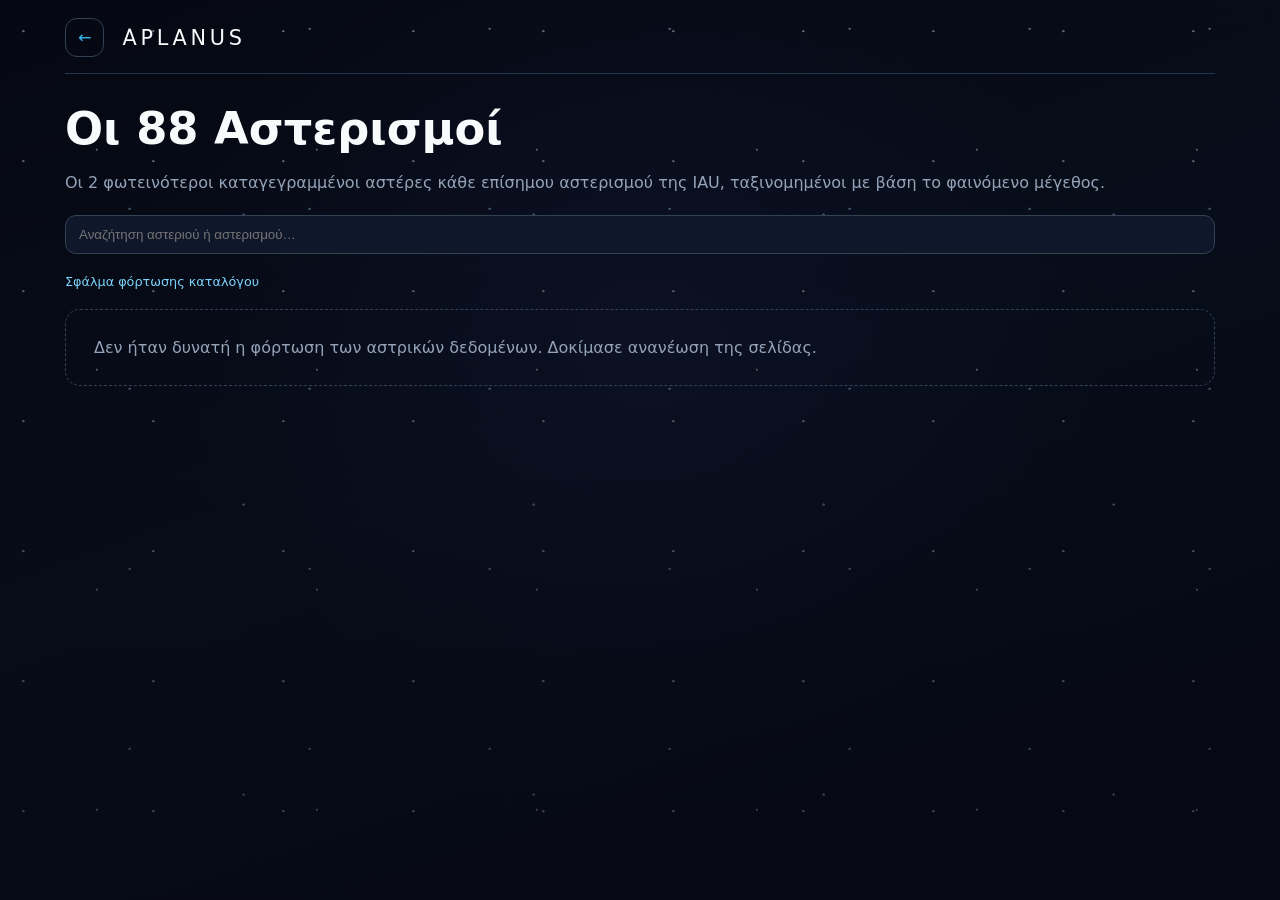
<file: stars.html>
<!doctype html><html lang="el"><head><meta charset="utf-8"><meta name="viewport" content="width=device-width, initial-scale=1.0, maximum-scale=1.0, user-scalable=no"><meta name="theme-color" content="#070913"><title>APLANUS | 88 Αστερισμοί</title><style>:root{--cyan:#38bdf8;--muted:#94a3b8}*{box-sizing:border-box}html,body{background-color:#070913;background-image:linear-gradient(rgba(7,9,19,.62),rgba(7,9,19,.78)),radial-gradient(circle at 18% 24%,rgba(255,255,255,.95) 0 1px,transparent 1.4px),radial-gradient(circle at 72% 16%,rgba(186,230,253,.9) 0 1px,transparent 1.5px),radial-gradient(circle at 44% 68%,rgba(255,255,255,.8) 0 1px,transparent 1.3px),radial-gradient(circle at 84% 74%,rgba(224,231,255,.85) 0 1px,transparent 1.5px),radial-gradient(ellipse at 50% 38%,rgba(99,102,241,.16),transparent 52%),linear-gradient(160deg,#030712 0%,#071426 48%,#020617 100%);background-size:auto,130px 130px,180px 180px,220px 220px,290px 290px,auto,auto}html{min-height:100%;background-attachment:fixed;overflow-x:hidden}body{margin:0;padding:18px;background-attachment:fixed;overflow-x:hidden;color:#f8fafc;font-family:Inter,system-ui;min-height:100vh}.wrap{max-width:1150px;margin:auto}.top{display:flex;align-items:center;gap:18px;border-bottom:1px solid #24364b;padding-bottom:16px}.back{color:var(--cyan);text-decoration:none;border:1px solid #334155;border-radius:12px;padding:9px 12px}.brand{letter-spacing:.18em;font-size:1.3rem}h1{font-size:clamp(1.8rem,6vw,2.8rem);margin:28px 0 6px}.sub,.status{color:var(--muted);line-height:1.5}.tools{display:flex;gap:10px;flex-wrap:wrap;margin:20px 0}.tools input,.tools select{background:#0f172a;color:#e2e8f0;border:1px solid #334155;border-radius:11px;padding:11px 13px}.tools input{flex:1;min-width:220px}.count{color:#7dd3fc;font-size:.8rem;margin:8px 0 20px}.constellation{margin:28px 0}.constellation h2{font-size:1.2rem;margin:0 0 12px;color:#e0f2fe}.abbr{color:#64748b;font-size:.72rem;margin-left:7px}.grid{display:grid;grid-template-columns:repeat(3,1fr);gap:12px}.card{background:linear-gradient(145deg,#10172ae8,#0f172a99);border:1px solid #26364c;border-radius:17px;padding:16px}.card-top{display:flex;justify-content:space-between;gap:8px}.star{font-size:1.05rem;font-weight:800}.designation{color:var(--cyan);font-size:.72rem}.system{font-size:.66rem;padding:4px 7px;border-radius:999px;background:#38bdf817;border:1px solid #38bdf840;color:#7dd3fc;white-space:nowrap}.stats{display:grid;grid-template-columns:1fr 1fr;gap:8px;margin-top:13px}.stat{background:#070b16aa;border-radius:10px;padding:9px}.stat span{display:block;color:var(--muted);font-size:.64rem}.stat b{font-size:.85rem}.loading{padding:28px;border:1px dashed #334155;border-radius:15px;color:var(--muted)}@media(max-width:760px){.grid{grid-template-columns:1fr 1fr}}@media(max-width:500px){.grid{grid-template-columns:1fr}}@media(max-width:500px){.grid{min-width:0}.card{min-width:0;max-width:100%;overflow-x:auto;-webkit-overflow-scrolling:touch;touch-action:pan-x pan-y;overscroll-behavior-x:contain}}.visual{display:flex;align-items:center;gap:14px;margin:14px 0 5px}.star-svg{width:92px;height:92px;flex:0 0 92px}.system-box{flex:1;min-height:76px;border:1px solid #29415d;border-radius:11px;padding:8px}.system-box span{display:block;color:var(--muted);font-size:.65rem;margin-bottom:6px}.mini-system{width:100%;height:44px}.spectral-row{display:flex;align-items:center;gap:8px;margin-top:9px}.spectral-badge{border-radius:999px;padding:4px 9px;font-size:.72rem;font-weight:800;border:1px solid #ffffff25}.color-name{color:#9ecdf8;font-size:.72rem}.source{font-size:.64rem;padding:4px 7px;border-radius:999px;border:1px solid #334155;color:#cbd5e1}.components{margin-top:10px;display:flex;flex-wrap:wrap;gap:6px}.component{font-size:.68rem;background:#07101f;border:1px solid #263b54;border-radius:9px;padding:6px 8px}.component i{display:inline-block;width:8px;height:8px;border-radius:50%;margin-right:5px}.wiki{margin-top:10px;font-size:.7rem;color:#8aa4c0}.wiki a{color:#7dd3fc;text-decoration:none}.constellation h2{display:flex;align-items:center;gap:7px}.rank{width:27px;height:27px;border:1px solid #3b82f6;border-radius:50%;display:inline-grid;place-items:center;font-size:.72rem;margin-right:7px;color:#dbeafe}
</style></head><body><main class="wrap"><header class="top"><a class="back" href="index.html">←</a><div class="brand">APLANUS</div></header><h1>Οι 88 Αστερισμοί</h1><p class="sub">Οι 2 φωτεινότεροι καταγεγραμμένοι αστέρες κάθε επίσημου αστερισμού της IAU, ταξινομημένοι με βάση το φαινόμενο μέγεθος.</p><div class="tools"><input id="q" placeholder="Αναζήτηση αστεριού ή αστερισμού…"></div><div class="count" id="count">Φόρτωση αστρικού καταλόγου…</div><div id="list"><div class="loading">Γίνεται επεξεργασία του αστρικού καταλόγου HYG…</div></div></main><script>
const CN={And:"Ανδρομέδα",Ant:"Αντλία",Aps:"Πτηνό του Παραδείσου",Aqr:"Υδροχόος",Aql:"Αετός",Ara:"Βωμός",Ari:"Κριός",Aur:"Ηνίοχος",Boo:"Βοώτης",Cae:"Γλυφίς",Cam:"Καμηλοπάρδαλις",Cnc:"Καρκίνος",CVn:"Θηρευτικοί Κύνες",CMa:"Μεγάλος Κύων",CMi:"Μικρός Κύων",Cap:"Αιγόκερως",Car:"Τρόπις",Cas:"Κασσιόπη",Cen:"Κένταυρος",Cep:"Κηφεύς",Cet:"Κήτος",Cha:"Χαμαιλέων",Cir:"Διαβήτης",Col:"Περιστερά",Com:"Κόμη Βερενίκης",CrA:"Νότιος Στέφανος",CrB:"Βόρειος Στέφανος",Crv:"Κόραξ",Crt:"Κρατήρ",Cru:"Νότιος Σταυρός",Cyg:"Κύκνος",Del:"Δελφίν",Dor:"Ξιφίας",Dra:"Δράκων",Equ:"Ιππάριον",Eri:"Ηριδανός",For:"Κάμινος",Gem:"Δίδυμοι",Gru:"Γερανός",Her:"Ηρακλής",Hor:"Ωρολόγιον",Hya:"Ύδρα",Hyi:"Ύδρος",Ind:"Ινδός",Lac:"Σαύρα",Leo:"Λέων",LMi:"Μικρός Λέων",Lep:"Λαγωός",Lib:"Ζυγός",Lup:"Λύκος",Lyn:"Λυγξ",Lyr:"Λύρα",Men:"Τράπεζα",Mic:"Μικροσκόπιον",Mon:"Μονόκερως",Mus:"Μυία",Nor:"Γνώμων",Oct:"Οκτάς",Oph:"Οφιούχος",Ori:"Ωρίων",Pav:"Ταώς",Peg:"Πήγασος",Per:"Περσεύς",Phe:"Φοίνιξ",Pic:"Οκρίβας",Psc:"Ιχθύες",PsA:"Νότιος Ιχθύς",Pup:"Πρύμνα",Pyx:"Πυξίς",Ret:"Δίκτυον",Sge:"Βέλος",Sgr:"Τοξότης",Sco:"Σκορπιός",Scl:"Γλύπτης",Sct:"Ασπίς",Ser:"Όφις",Sex:"Εξάς",Tau:"Ταύρος",Tel:"Τηλεσκόπιον",Tri:"Τρίγωνον",TrA:"Νότιον Τρίγωνον",Tuc:"Τουκάνα",UMa:"Μεγάλη Άρκτος",UMi:"Μικρή Άρκτος",Vel:"Ιστία",Vir:"Παρθένος",Vol:"Ιπτάμενος Ιχθύς",Vul:"Αλώπηξ"};
let DATA=[]; const WDS_CACHE=new Map();
const VERIFIED={
 // Regulus Aa/Ab form a close spectroscopic pair; B/C form a distant binary. D is not a confirmed bound member.
 "Regulus":{system:"Τετραπλό",components:["B8 IVn","pre-WD","K2 V","M4 V"],componentNames:["Regulus Aa","Regulus Ab (προ-λευκός νάνος)","Regulus B","Regulus C"],source:"Gies et al. 2020 / WDS"},
 "Ρέγκουλος":{system:"Τετραπλό",components:["B8 IVn","pre-WD","K2 V","M4 V"],componentNames:["Regulus Aa","Regulus Ab (προ-λευκός νάνος)","Regulus B","Regulus C"],source:"Gies et al. 2020 / WDS"},
 "Καπέλλα":{system:"Τετραπλό",components:["G8 III","G0 III","M2.5 V","M4 V"],source:"NASA"},
 "Capella":{system:"Τετραπλό",components:["G8 III","G0 III","M2.5 V","M4 V"],source:"NASA"},
 "Σείριος":{system:"Διπλό",components:["A1 V","DA2"],source:"NASA"},"Sirius":{system:"Διπλό",components:["A1 V","DA2"],source:"NASA"},
 "Κάστορας":{system:"Εξαπλό",components:["A1 V","A2 V","Am","Am","M1 V","M2 V"],source:"NASA"},"Castor":{system:"Εξαπλό",components:["A1 V","A2 V","Am","Am","M1 V","M2 V"],source:"NASA"},
 "Πολικός":{system:"Πολλαπλό",components:["F7 Ib","F6 V","F3 V"],source:"NASA"},"Polaris":{system:"Πολλαπλό",components:["F7 Ib","F6 V","F3 V"],source:"NASA"},
 "Θουμπάν":{system:"Διπλό",components:["A0 III","A"],source:"NASA"},"Thuban":{system:"Διπλό",components:["A0 III","A"],source:"NASA"},
 "Albireo":{system:"Διπλό",components:["K2 II","B8 V"],source:"NASA"},"Αλμπιρέο":{system:"Διπλό",components:["K2 II","B8 V"],source:"NASA"},
 "Αρκτούρος":{system:"Μονό",components:["K1.5 III"],source:"NASA"},"Arcturus":{system:"Μονό",components:["K1.5 III"],source:"NASA"},
 "Κάνωπος":{system:"Μονό",components:["F0 II"],source:"NASA"},"Canopus":{system:"Μονό",components:["F0 II"],source:"NASA"},
 "Προκύων":{system:"Διπλό",components:["F5 IV-V","DQZ"],source:"NASA"},"Procyon":{system:"Διπλό",components:["F5 IV-V","DQZ"],source:"NASA"},
 "Άλφα Κενταύρου":{system:"Τριπλό",components:["G2 V","K1 V","M5.5 Ve"],componentNames:["Ρίγκιλ Κενταύρου","Τολιμάν","Εγγύτατος του Κενταύρου"],source:"IAU / SIMBAD"},"Alpha Centauri":{system:"Τριπλό",components:["G2 V","K1 V","M5.5 Ve"],componentNames:["Ρίγκιλ Κενταύρου","Τολιμάν","Εγγύτατος του Κενταύρου"],source:"IAU / SIMBAD"},
 "Acrux":{system:"Διπλό",components:["B0.5 IV","B"],source:"NASA"},"Άκρουξ":{system:"Διπλό",components:["B0.5 IV","B"],source:"NASA"}
};
function csvLine(line){const a=[];let x="",q=false;for(let i=0;i<line.length;i++){const c=line[i];if(c=='"'){if(q&&line[i+1]=='"'){x+='"';i++}else q=!q}else if(c==","&&!q){a.push(x);x=""}else x+=c}a.push(x);return a}
function systemOf(r){return "Μη επαληθευμένο"}
function specInfo(s){const c=(s||"G")[0].toUpperCase(),m={O:["#5b8cff","Μπλε"],B:["#86b7ff","Μπλε-λευκό"],A:["#dbeafe","Λευκό"],F:["#fff1bd","Κίτρινο-λευκό"],G:["#ffd34e","Κίτρινο"],K:["#ff8a2b","Πορτοκαλί"],M:["#ef4937","Κόκκινο"]};return m[c]||["#dbeafe","Λευκό"]}
function spectralTypes(s){return (s||"").match(/[OBAFGKM][0-9](?:\.?[0-9])?[^+\/;,]*/gi)||[(s||"G")]}
function componentTypes(x){return x.components?.length?x.components:spectralTypes(x.spect)}
function systemCount(x){const types=componentTypes(x);if(x.system==="Μονό"||x.system==="Μη επαληθευμένο")return 1;const n={"Διπλό":2,"Τριπλό":3,"Τετραπλό":4,"Πενταπλό":5,"Εξαπλό":6,"Επταπλό":7}[x.system];return n||Math.max(2,Math.min(7,types.length))}
let starSvgUid=0;
function starSVG(x){const uid="star"+(++starSvgUid)+"-",specs=componentTypes(x),count=systemCount(x),cols=Array.from({length:count},(_,i)=>specInfo(specs[i]||specs[0])[0]);const pos={1:[[50,50,25]],2:[[34,50,22],[69,50,16]],3:[[25,55,19],[54,38,15],[75,61,12]],4:[[23,57,17],[46,35,14],[67,58,13],[80,34,10]],5:[[18,58,15],[37,35,13],[53,61,11],[68,37,10],[82,59,8]],6:[[15,59,14],[31,35,12],[46,61,11],[59,37,10],[73,61,9],[85,36,7]],7:[[14,59,14],[29,36,12],[43,62,11],[56,38,10],[69,61,9],[80,39,8],[88,62,7]]}[count]||[[50,50,25]];return '<svg class="star-svg" viewBox="0 0 100 100" aria-label="'+count+' αστέρες"><defs>'+cols.map((col,i)=>'<radialGradient id="'+uid+'sg'+i+'"><stop offset="0" stop-color="'+col+'"/><stop offset=".72" stop-color="'+col+'"/><stop offset="1" stop-color="'+col+'" stop-opacity=".88"/></radialGradient><radialGradient id="'+uid+'sh'+i+'"><stop offset="0" stop-color="'+col+'" stop-opacity=".34"/><stop offset=".52" stop-color="'+col+'" stop-opacity=".12"/><stop offset="1" stop-color="'+col+'" stop-opacity="0"/></radialGradient>').join("")+'</defs>'+pos.map((p,i)=>'<circle cx="'+p[0]+'" cy="'+p[1]+'" r="'+(p[2]+10)+'" fill="url(#'+uid+'sh'+i+')"/><circle cx="'+p[0]+'" cy="'+p[1]+'" r="'+p[2]+'" fill="url(#'+uid+'sg'+i+')"/>').join("")+'</svg>'}
function spectralBadges(x){const specs=componentTypes(x);return specs.map(t=>{const si=specInfo(t);return '<span class="spectral-badge" style="background:'+si[0]+'22;color:'+si[0]+';border-color:'+si[0]+'55">'+t.trim()+'</span><span class="color-name">'+si[1]+'</span>'}).join("")}
function sourceBadge(x){return '<span class="source">Πηγή: '+(x.source||"Wikipedia")+'</span>'}
function componentList(x){if(!x.components?.length)return '';return '<div class="components">'+x.components.map((t,i)=>{const c=specInfo(t)[0],label=x.componentNames?.[i]||("Μέλος "+String.fromCharCode(65+i));return '<span class="component"><i style="background:'+c+'"></i>'+label+' · '+t+'</span>'}).join("")+'</div>'}
function render(){const q=document.querySelector("#q").value.toLowerCase();let shown=0,out="";for(const code of Object.keys(CN)){let a=DATA.filter(x=>x.con===code&&(!q||(CN[code]+" "+x.name+" "+x.des).toLowerCase().includes(q)));if(!a.length)continue;shown++;out+='<section class="constellation"><h2>'+CN[code]+'<span class="abbr">'+code+'</span></h2><div class="grid">'+a.map((x,i)=>'<article class="card"><div class="card-top"><div><div class="star"><span class="rank">'+(i+1)+'</span>'+x.name+'</div><div class="designation">'+x.des+'</div></div><span class="system">'+x.system+'</span></div><div class="visual">'+starSVG(x)+'</div><div class="spectral-row">'+spectralBadges(x)+'</div>'+componentList(x)+'<div class="stats"><div class="stat"><span>Απόσταση</span><b>'+x.dist+'</b></div><div class="stat"><span>Φαινόμενο μέγεθος</span><b>'+x.mag+'</b></div><div class="stat"><span>Απόλυτο μέγεθος</span><b>'+x.abs+'</b></div><div class="stat"><span>Φασματικός τύπος</span><b>'+x.spect+'</b></div></div></article>').join("")+'</div></section>'}document.querySelector("#list").innerHTML=out||'<div class="loading">Δεν βρέθηκαν αποτελέσματα.</div>';document.querySelector("#count").textContent=shown+" από 88 αστερισμούς • "+DATA.length+" φωτεινά άστρα"}
async function load(){try{const r=await fetch("https://raw.githubusercontent.com/astronexus/HYG-Database/main/hyg/CURRENT/hygdata_v41.csv");if(!r.ok)throw 0;const lines=(await r.text()).split(/\r?\n/),h=csvLine(lines.shift()),ix=Object.fromEntries(h.map((x,i)=>[x,i])),g={};for(const line of lines){if(!line)continue;const a=csvLine(line),con=a[ix.con],mag=+a[ix.mag];if(!CN[con]||!Number.isFinite(mag))continue;const r={con,proper:a[ix.proper],bf:a[ix.bf],bayer:a[ix.bayer],flam:a[ix.flam],dist:a[ix.dist],mag,abs:a[ix.absmag],spect:a[ix.spect],ra:a[ix.ra],dec:a[ix.dec],comp:a[ix.comp],comp_primary:a[ix.comp_primary],base:a[ix.base]};(g[con]??=[]).push(r)}for(const con of Object.keys(CN)){let rows=(g[con]||[]).sort((a,b)=>a.mag-b.mag).slice(0,2);if(con==="Aur"){const capella=(g[con]||[]).find(r=>r.proper==="Capella"||/^alf\s*Aur/i.test(r.bf||"")),menkalinan=(g[con]||[]).find(r=>r.proper==="Menkalinan"||/^bet\s*Aur/i.test(r.bf||""));if(capella&&menkalinan)rows=[capella,menkalinan]}for(const r of rows){const pc=+r.dist;{const name=r.proper||r.bf||((r.bayer||r.flam||"Άστρο")+" "+con),isAlphaCen=con==="Cen"&&(name==="Rigil Kentaurus"||name==="Toliman"||/^alf\s*Cen/i.test(r.bf||"")),v=isAlphaCen?(VERIFIED["Alpha Centauri"]||null):(VERIFIED[name]||null);DATA.push({con,name,des:r.bf||((r.bayer||r.flam||"")+" "+con),system:v?.system||systemOf(r),components:v?.components||null,componentNames:v?.componentNames||null,source:v?(v.source||"NASA"):"Wikipedia / HYG",wiki:"https://en.wikipedia.org/wiki/Special:Search?search="+encodeURIComponent(name),ra:+r.ra,dec:+r.dec,dist:Number.isFinite(pc)&&pc<100000?(pc*3.26156).toFixed(pc*3.26156<100?1:0)+" έτη φωτός":"—",mag:r.mag.toFixed(2),abs:r.abs!==""?(+r.abs).toFixed(2):"—",spect:r.spect||"—"})}}}render(); enrichWDS()}catch(e){document.querySelector("#count").textContent="Σφάλμα φόρτωσης καταλόγου";document.querySelector("#list").innerHTML='<div class="loading">Δεν ήταν δυνατή η φόρτωση των αστρικών δεδομένων. Δοκίμασε ανανέωση της σελίδας.</div>'}}
q.oninput=render;load();

async function enrichWDS(){const queue=DATA.filter(x=>Number.isFinite(x.ra)&&Number.isFinite(x.dec));let i=0;async function worker(){while(i<queue.length){const x=queue[i++];if(VERIFIED[x.name])continue;try{const rr=await fetch("/api/msc?ra="+x.ra+"&dec="+x.dec);if(!rr.ok)continue;const d=await rr.json();if(d.found&&d.members>=3){x.source="MSC / NOIRLab";x.system=d.members===3?"Τριπλό":d.members===4?"Τετραπλό":d.members===5?"Πενταπλό":d.members===6?"Εξαπλό":d.members===7?"Επταπλό":"Πολλαπλό";x.components=d.spectral?.length?d.spectral:null}else{x.system="Μη επαληθευμένο";x.components=null;x.source="HYG • multiplicity μη επαληθευμένο"}}catch{}}}await Promise.all([worker(),worker(),worker()]);render()}
</script><!-- fresh preview deploy -->
</body></html>
</file>
